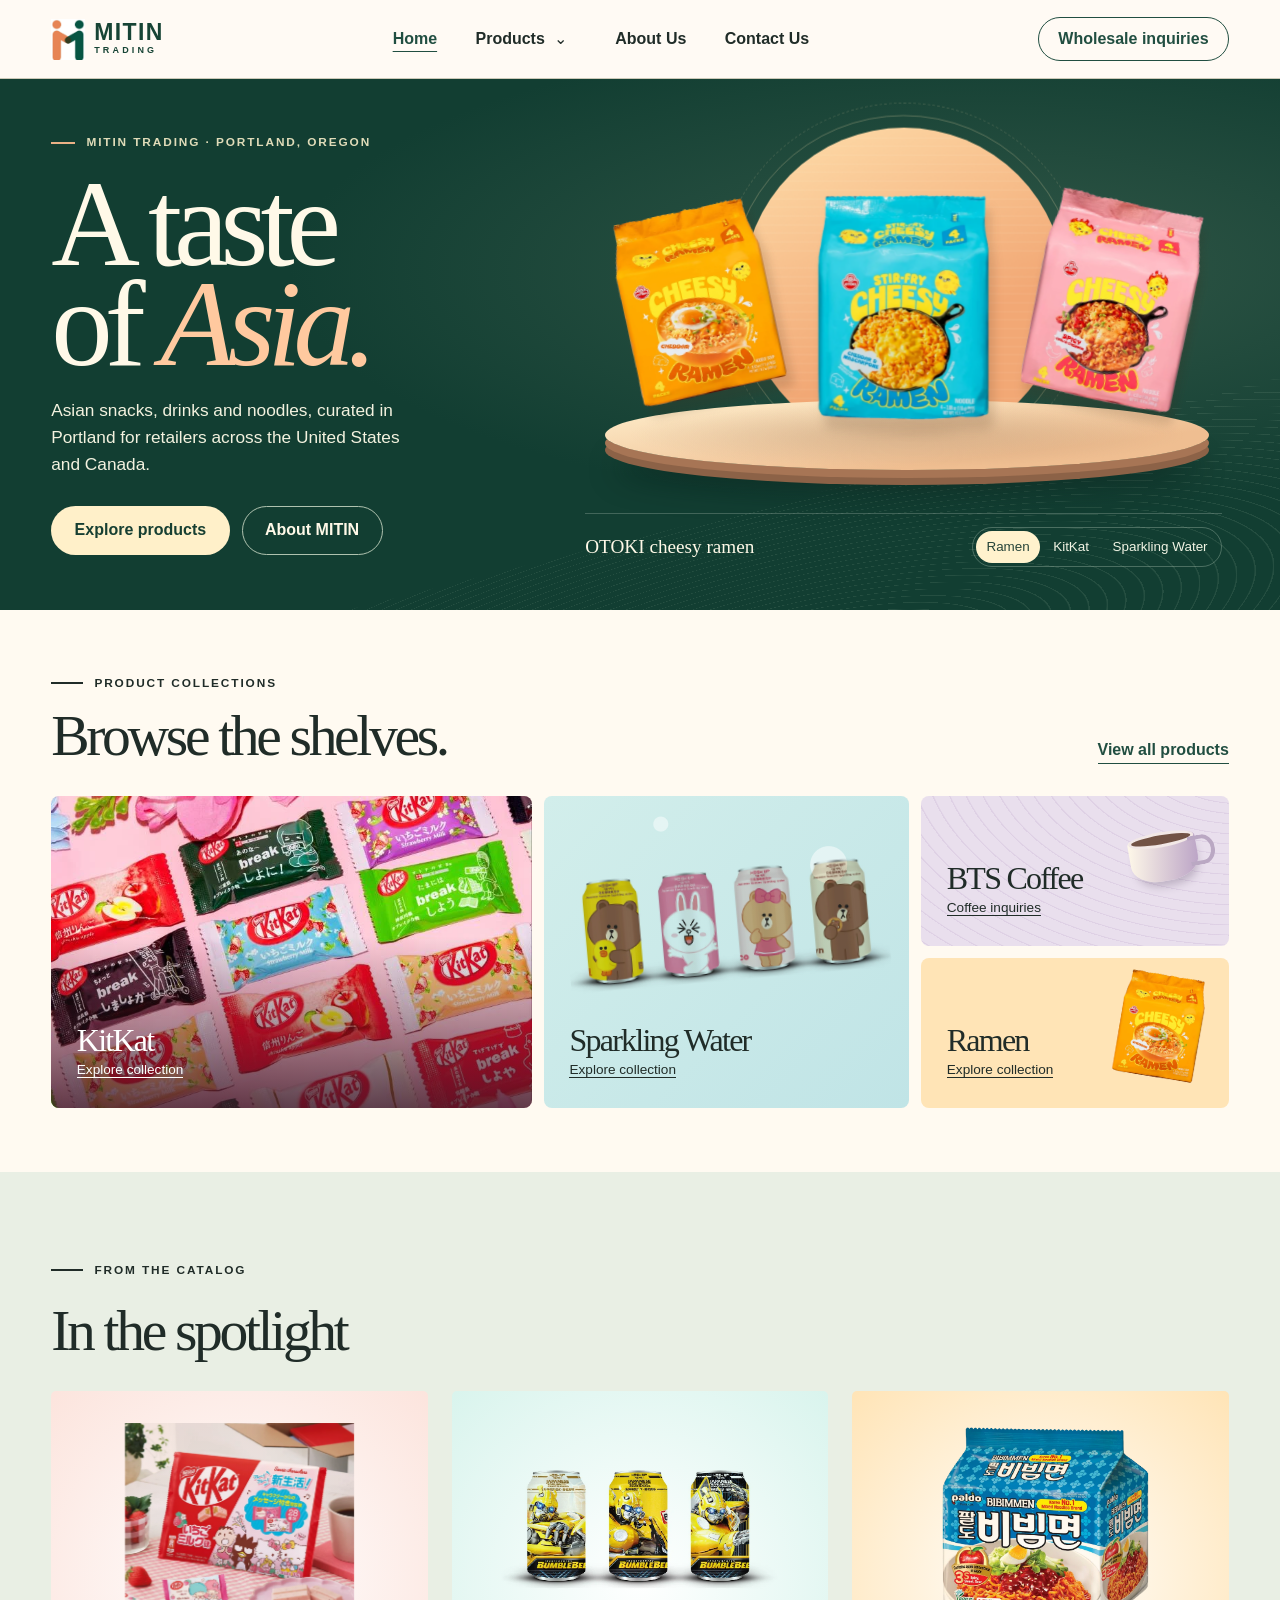
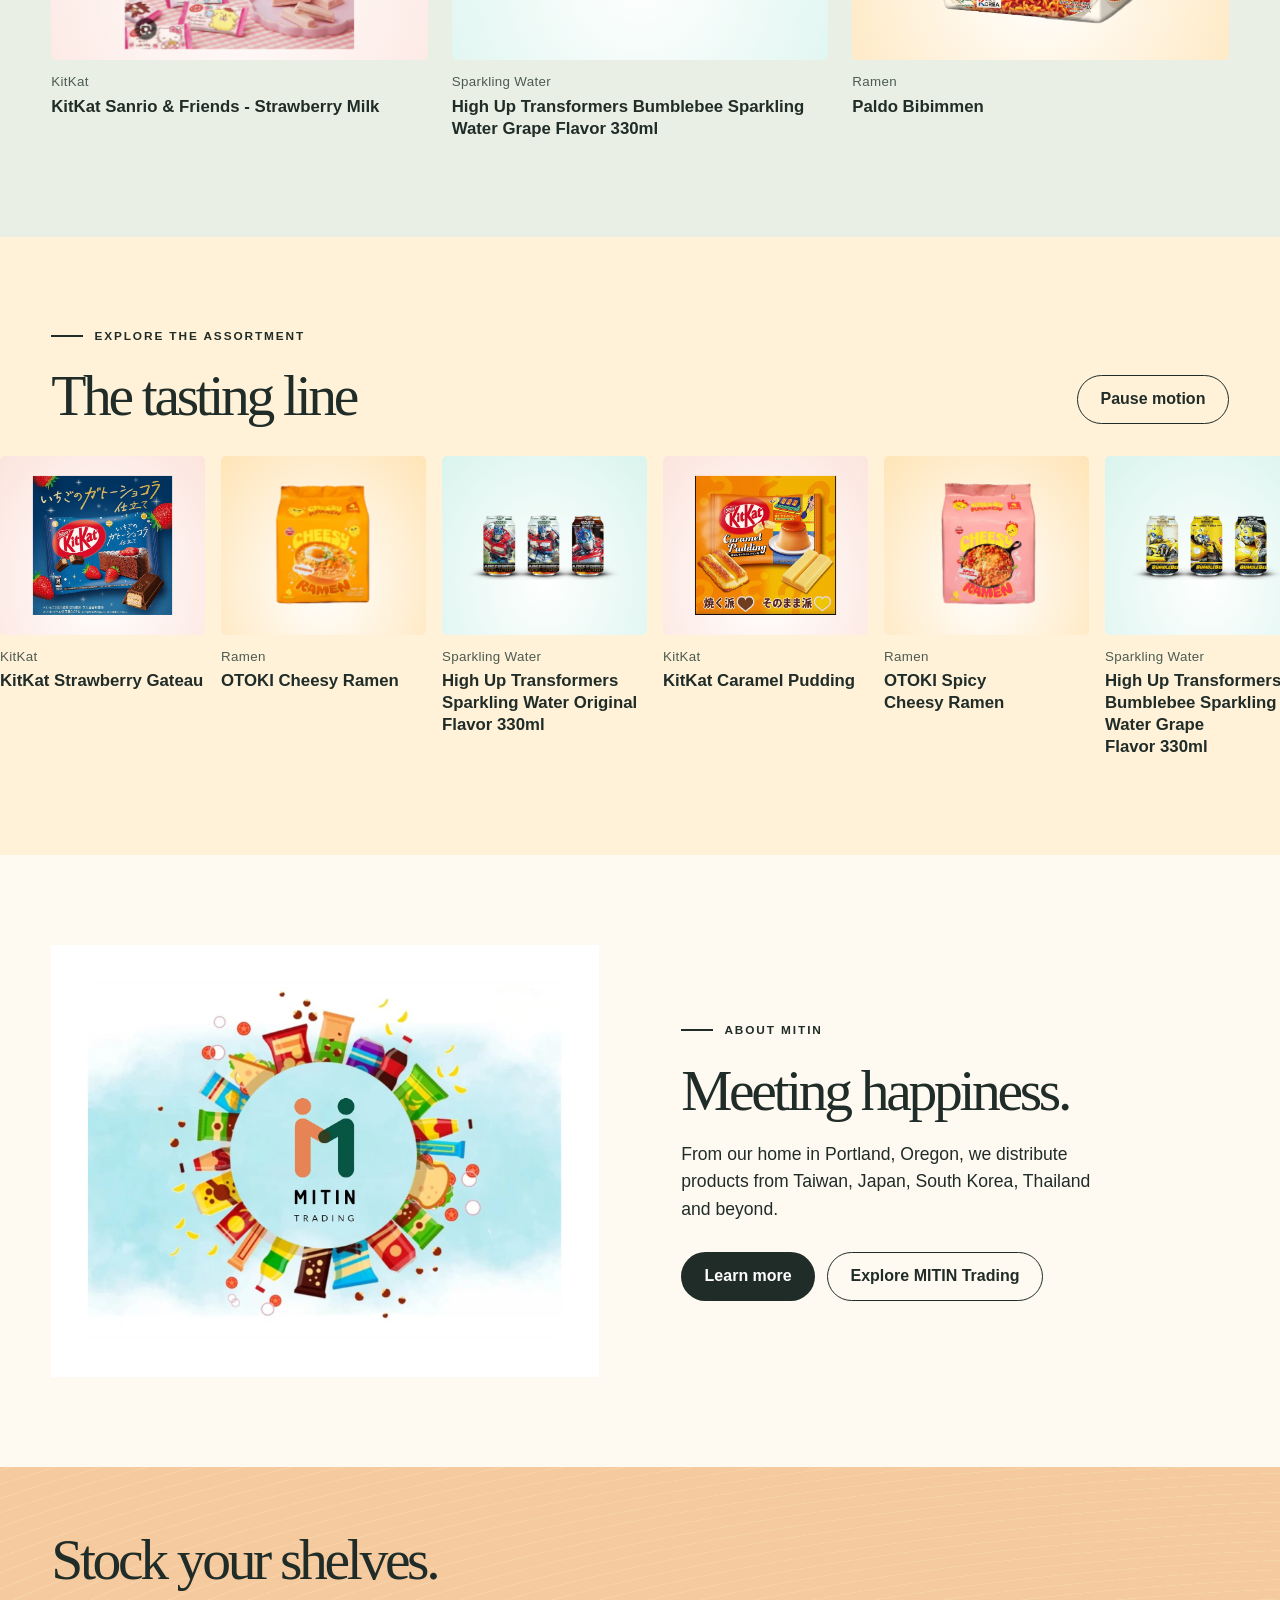
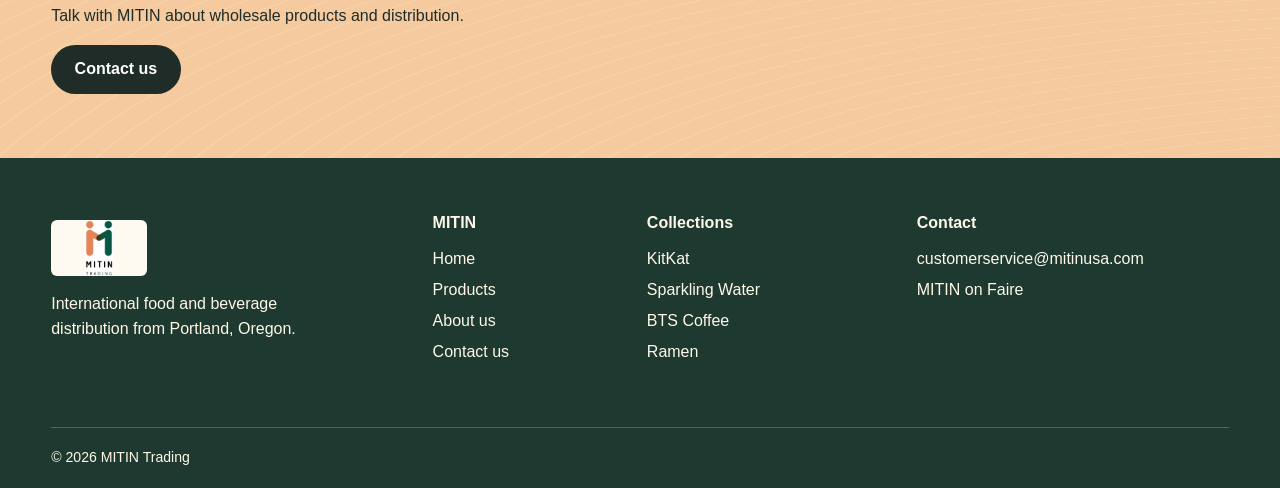
<file: public/index.html>
<!doctype html>
<html lang="en"><head><meta charset="utf-8"><meta name="viewport" content="width=device-width,initial-scale=1"><title>Home | MITIN USA</title><meta name="description" content="Discover Asian snacks, drinks and noodles distributed by MITIN Trading, based in Portland, Oregon."><meta property="og:title" content="Home | MITIN USA"><meta property="og:description" content="Discover Asian snacks, drinks and noodles distributed by MITIN Trading, based in Portland, Oregon."><meta property="og:type" content="website"><link rel="icon" href="assets/logo.webp" type="image/webp"><meta property="og:image" content="assets/company.webp"><script type="application/ld+json">{"@context":"https://schema.org","@type":"Organization","name":"MITIN Trading","email":"customerservice@mitinusa.com","address":{"@type":"PostalAddress","addressLocality":"Portland","addressRegion":"OR","addressCountry":"US"}}</script><link rel="stylesheet" href="site.css?v=529899c58c"><link rel="stylesheet" href="catalog-style.css?v=f2e2fc27bb"><link rel="stylesheet" href="home.css?v=8f0ef8cc5e"><script defer src="showcase.js?v=f570fa7265"></script><script defer src="company.js?v=a842d28420"></script><script defer src="catalog.js?v=8a28417783"></script><script defer src="app.js?v=672c43d06d"></script></head><body data-page="index"><a class="skip" href="#main">Skip to content</a><header></header><main id="main" tabindex="-1"><h1>Home</h1><p>Discover Asian snacks, drinks and noodles distributed by MITIN Trading, based in Portland, Oregon.</p></main><footer></footer><dialog aria-labelledby="dialog-title"><button class="close" aria-label="Close dialog">×</button><div id="panel"></div></dialog></body></html>
</file>
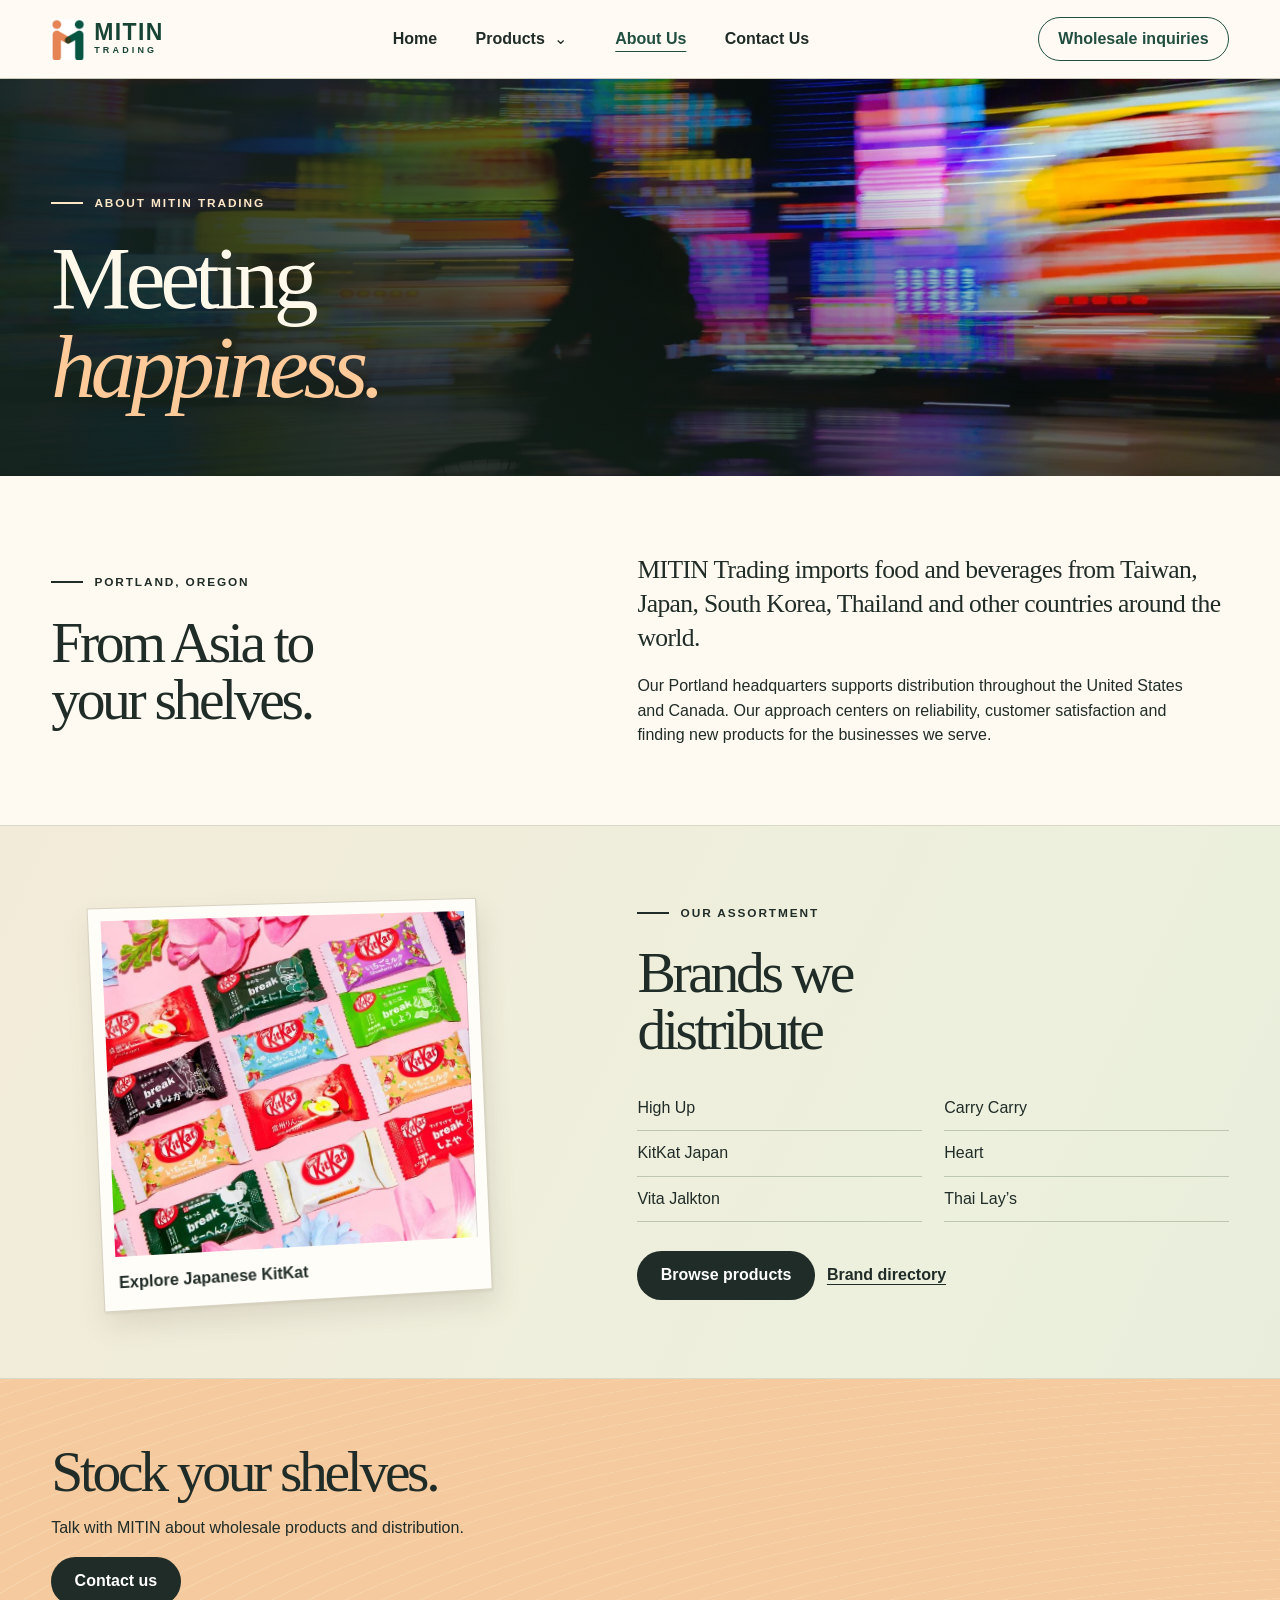
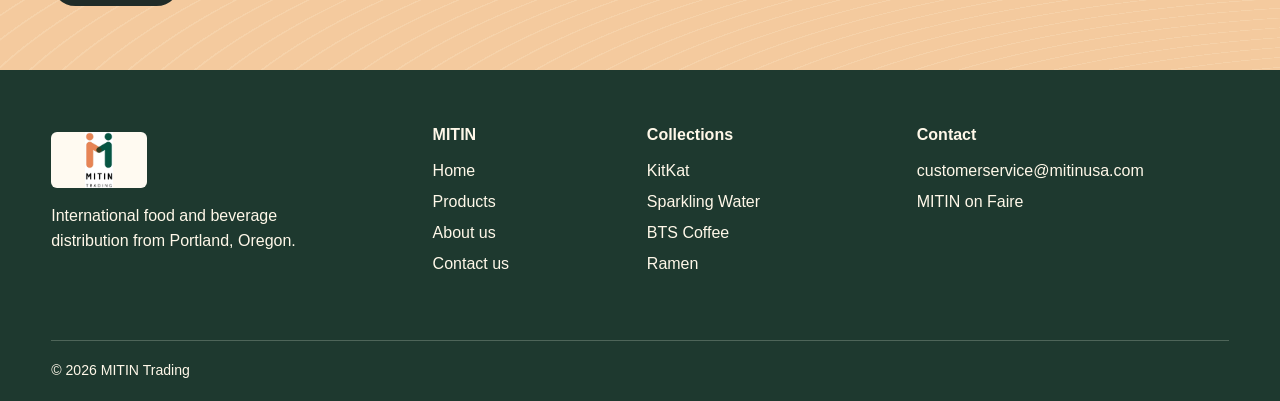
<file: public/about.html>
<!doctype html>
<html lang="en"><head><meta charset="utf-8"><meta name="viewport" content="width=device-width,initial-scale=1"><title>About Us | MITIN USA</title><meta name="description" content="Learn about MITIN Trading and its distribution business in the United States and Canada."><meta property="og:title" content="About Us | MITIN USA"><meta property="og:description" content="Learn about MITIN Trading and its distribution business in the United States and Canada."><meta property="og:type" content="website"><link rel="icon" href="assets/logo.webp" type="image/webp"><meta property="og:image" content="assets/company.webp"><script type="application/ld+json">{"@context":"https://schema.org","@type":"Organization","name":"MITIN Trading","email":"customerservice@mitinusa.com","address":{"@type":"PostalAddress","addressLocality":"Portland","addressRegion":"OR","addressCountry":"US"}}</script><link rel="stylesheet" href="site.css?v=529899c58c"><link rel="stylesheet" href="catalog-style.css?v=f2e2fc27bb"><link rel="stylesheet" href="editorial.css?v=e08983c68d"><script defer src="company.js?v=a842d28420"></script><script defer src="catalog.js?v=8a28417783"></script><script defer src="app.js?v=672c43d06d"></script></head><body data-page="about"><a class="skip" href="#main">Skip to content</a><header></header><main id="main" tabindex="-1"><h1>About Us</h1><p>Learn about MITIN Trading and its distribution business in the United States and Canada.</p></main><footer></footer><dialog aria-labelledby="dialog-title"><button class="close" aria-label="Close dialog">×</button><div id="panel"></div></dialog></body></html>
</file>
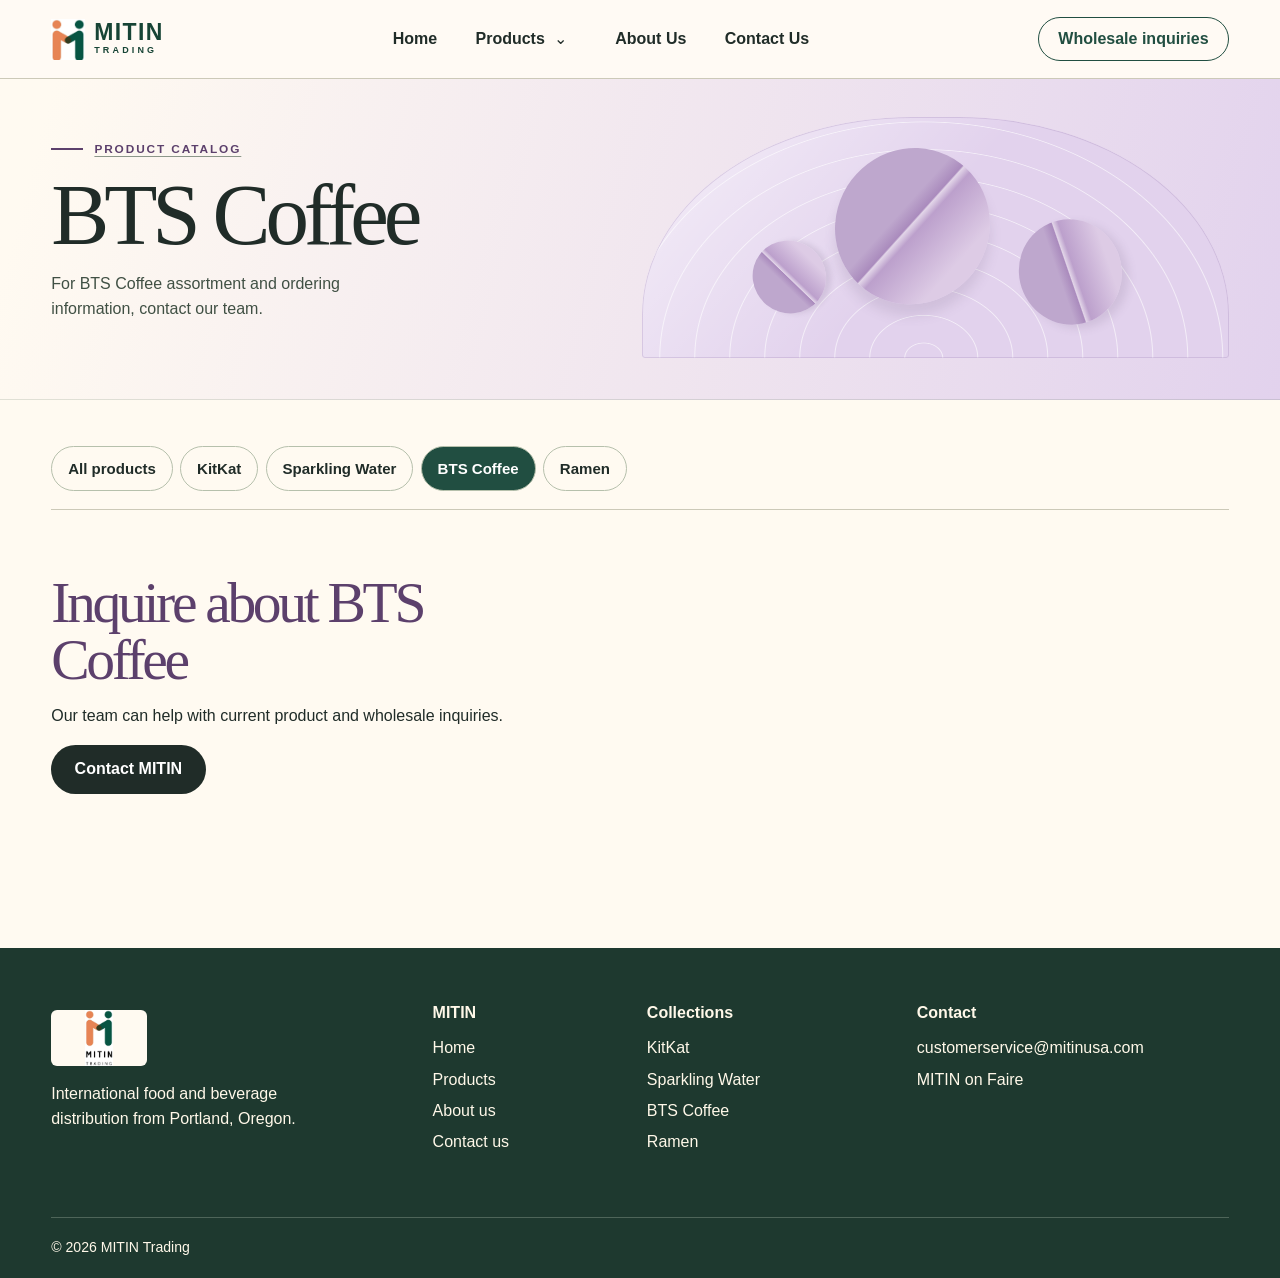
<file: public/coffee.html>
<!doctype html>
<html lang="en"><head><meta charset="utf-8"><meta name="viewport" content="width=device-width,initial-scale=1"><title>BTS Coffee | MITIN USA</title><meta name="description" content="Contact MITIN Trading about the BTS Coffee collection."><meta property="og:title" content="BTS Coffee | MITIN USA"><meta property="og:description" content="Contact MITIN Trading about the BTS Coffee collection."><meta property="og:type" content="website"><link rel="icon" href="assets/logo.webp" type="image/webp"><meta property="og:image" content="assets/company.webp"><script type="application/ld+json">{"@context":"https://schema.org","@type":"Organization","name":"MITIN Trading","email":"customerservice@mitinusa.com","address":{"@type":"PostalAddress","addressLocality":"Portland","addressRegion":"OR","addressCountry":"US"}}</script><link rel="stylesheet" href="site.css?v=529899c58c"><link rel="stylesheet" href="catalog-style.css?v=f2e2fc27bb"><script defer src="company.js?v=a842d28420"></script><script defer src="catalog.js?v=8a28417783"></script><script defer src="app.js?v=672c43d06d"></script></head><body data-page="coffee"><a class="skip" href="#main">Skip to content</a><header></header><main id="main" tabindex="-1"><h1>BTS Coffee</h1><p>Contact MITIN Trading about the BTS Coffee collection.</p></main><footer></footer><dialog aria-labelledby="dialog-title"><button class="close" aria-label="Close dialog">×</button><div id="panel"></div></dialog></body></html>
</file>
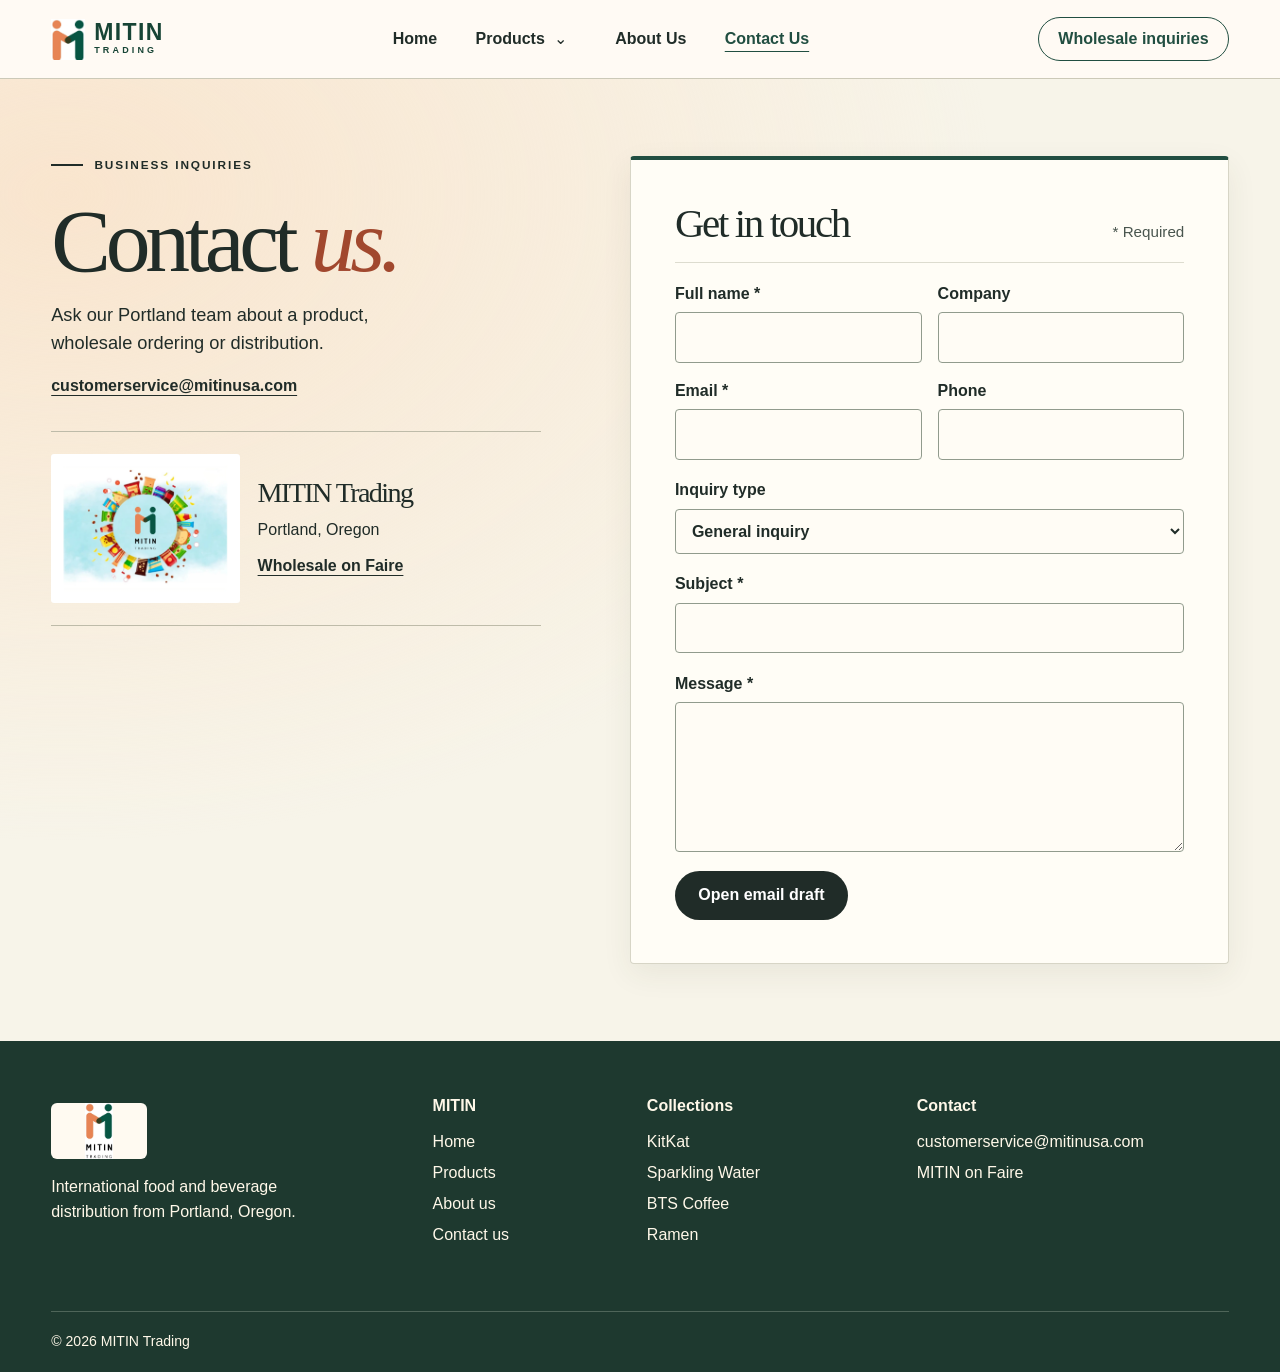
<file: public/contact.html>
<!doctype html>
<html lang="en"><head><meta charset="utf-8"><meta name="viewport" content="width=device-width,initial-scale=1"><title>Contact Us | MITIN USA</title><meta name="description" content="Contact MITIN for product, wholesale and distribution inquiries."><meta property="og:title" content="Contact Us | MITIN USA"><meta property="og:description" content="Contact MITIN for product, wholesale and distribution inquiries."><meta property="og:type" content="website"><link rel="icon" href="assets/logo.webp" type="image/webp"><meta property="og:image" content="assets/company.webp"><script type="application/ld+json">{"@context":"https://schema.org","@type":"Organization","name":"MITIN Trading","email":"customerservice@mitinusa.com","address":{"@type":"PostalAddress","addressLocality":"Portland","addressRegion":"OR","addressCountry":"US"}}</script><link rel="stylesheet" href="site.css?v=529899c58c"><link rel="stylesheet" href="catalog-style.css?v=f2e2fc27bb"><link rel="stylesheet" href="editorial.css?v=e08983c68d"><script defer src="company.js?v=a842d28420"></script><script defer src="catalog.js?v=8a28417783"></script><script defer src="app.js?v=672c43d06d"></script></head><body data-page="contact"><a class="skip" href="#main">Skip to content</a><header></header><main id="main" tabindex="-1"><h1>Contact Us</h1><p>Contact MITIN for product, wholesale and distribution inquiries.</p></main><footer></footer><dialog aria-labelledby="dialog-title"><button class="close" aria-label="Close dialog">×</button><div id="panel"></div></dialog></body></html>
</file>
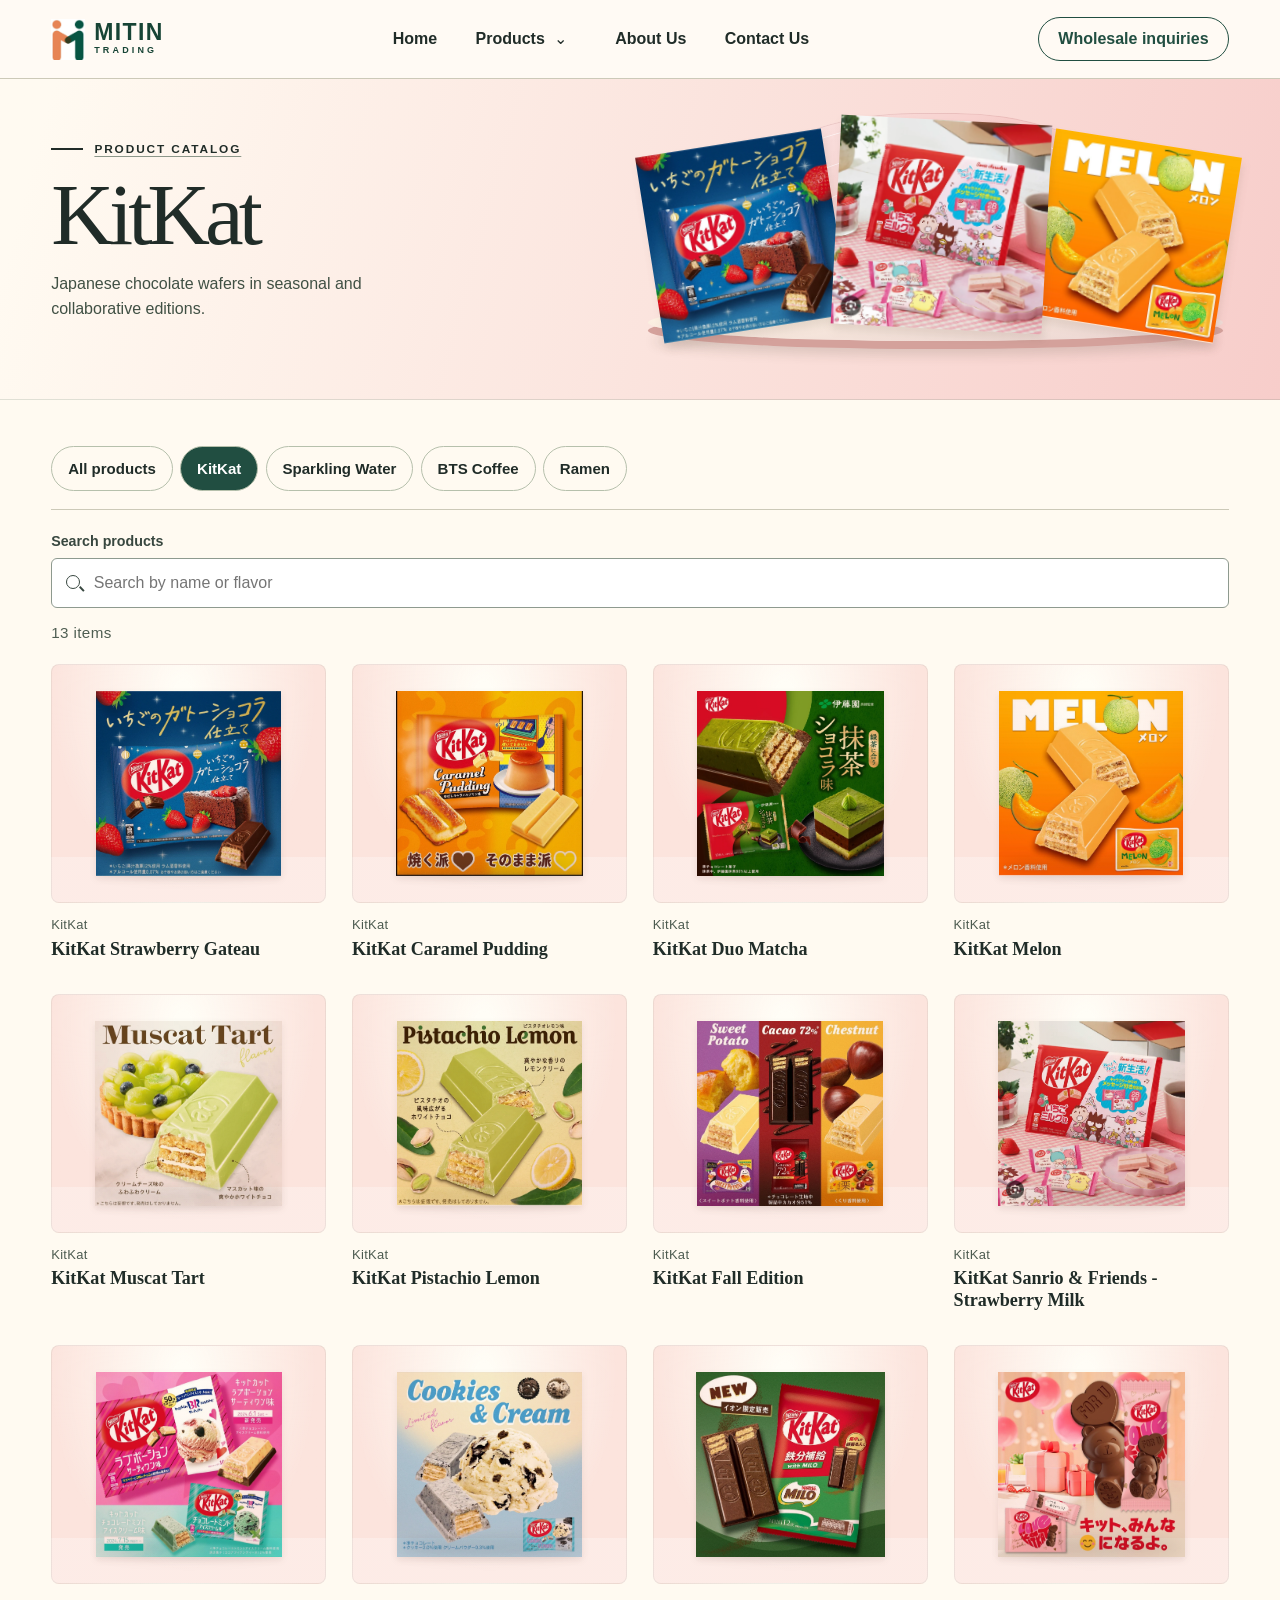
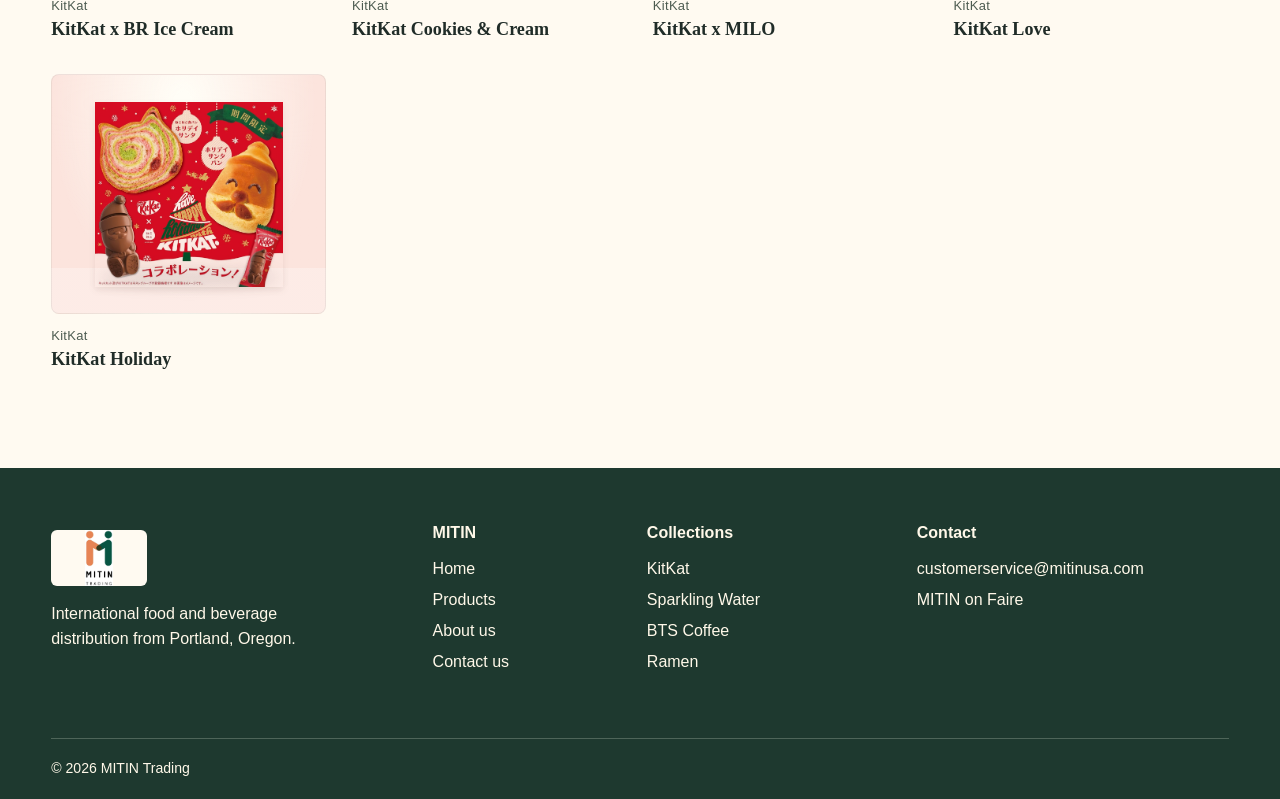
<file: public/kitkat.html>
<!doctype html>
<html lang="en"><head><meta charset="utf-8"><meta name="viewport" content="width=device-width,initial-scale=1"><title>KitKat | MITIN USA</title><meta name="description" content="Discover Japanese KitKat varieties in the MITIN collection."><meta property="og:title" content="KitKat | MITIN USA"><meta property="og:description" content="Discover Japanese KitKat varieties in the MITIN collection."><meta property="og:type" content="website"><link rel="icon" href="assets/logo.webp" type="image/webp"><meta property="og:image" content="assets/company.webp"><script type="application/ld+json">{"@context":"https://schema.org","@type":"Organization","name":"MITIN Trading","email":"customerservice@mitinusa.com","address":{"@type":"PostalAddress","addressLocality":"Portland","addressRegion":"OR","addressCountry":"US"}}</script><link rel="stylesheet" href="site.css?v=529899c58c"><link rel="stylesheet" href="catalog-style.css?v=f2e2fc27bb"><script defer src="company.js?v=a842d28420"></script><script defer src="catalog.js?v=8a28417783"></script><script defer src="app.js?v=672c43d06d"></script></head><body data-page="kitkat"><a class="skip" href="#main">Skip to content</a><header></header><main id="main" tabindex="-1"><h1>KitKat</h1><p>Discover Japanese KitKat varieties in the MITIN collection.</p></main><footer></footer><dialog aria-labelledby="dialog-title"><button class="close" aria-label="Close dialog">×</button><div id="panel"></div></dialog></body></html>
</file>
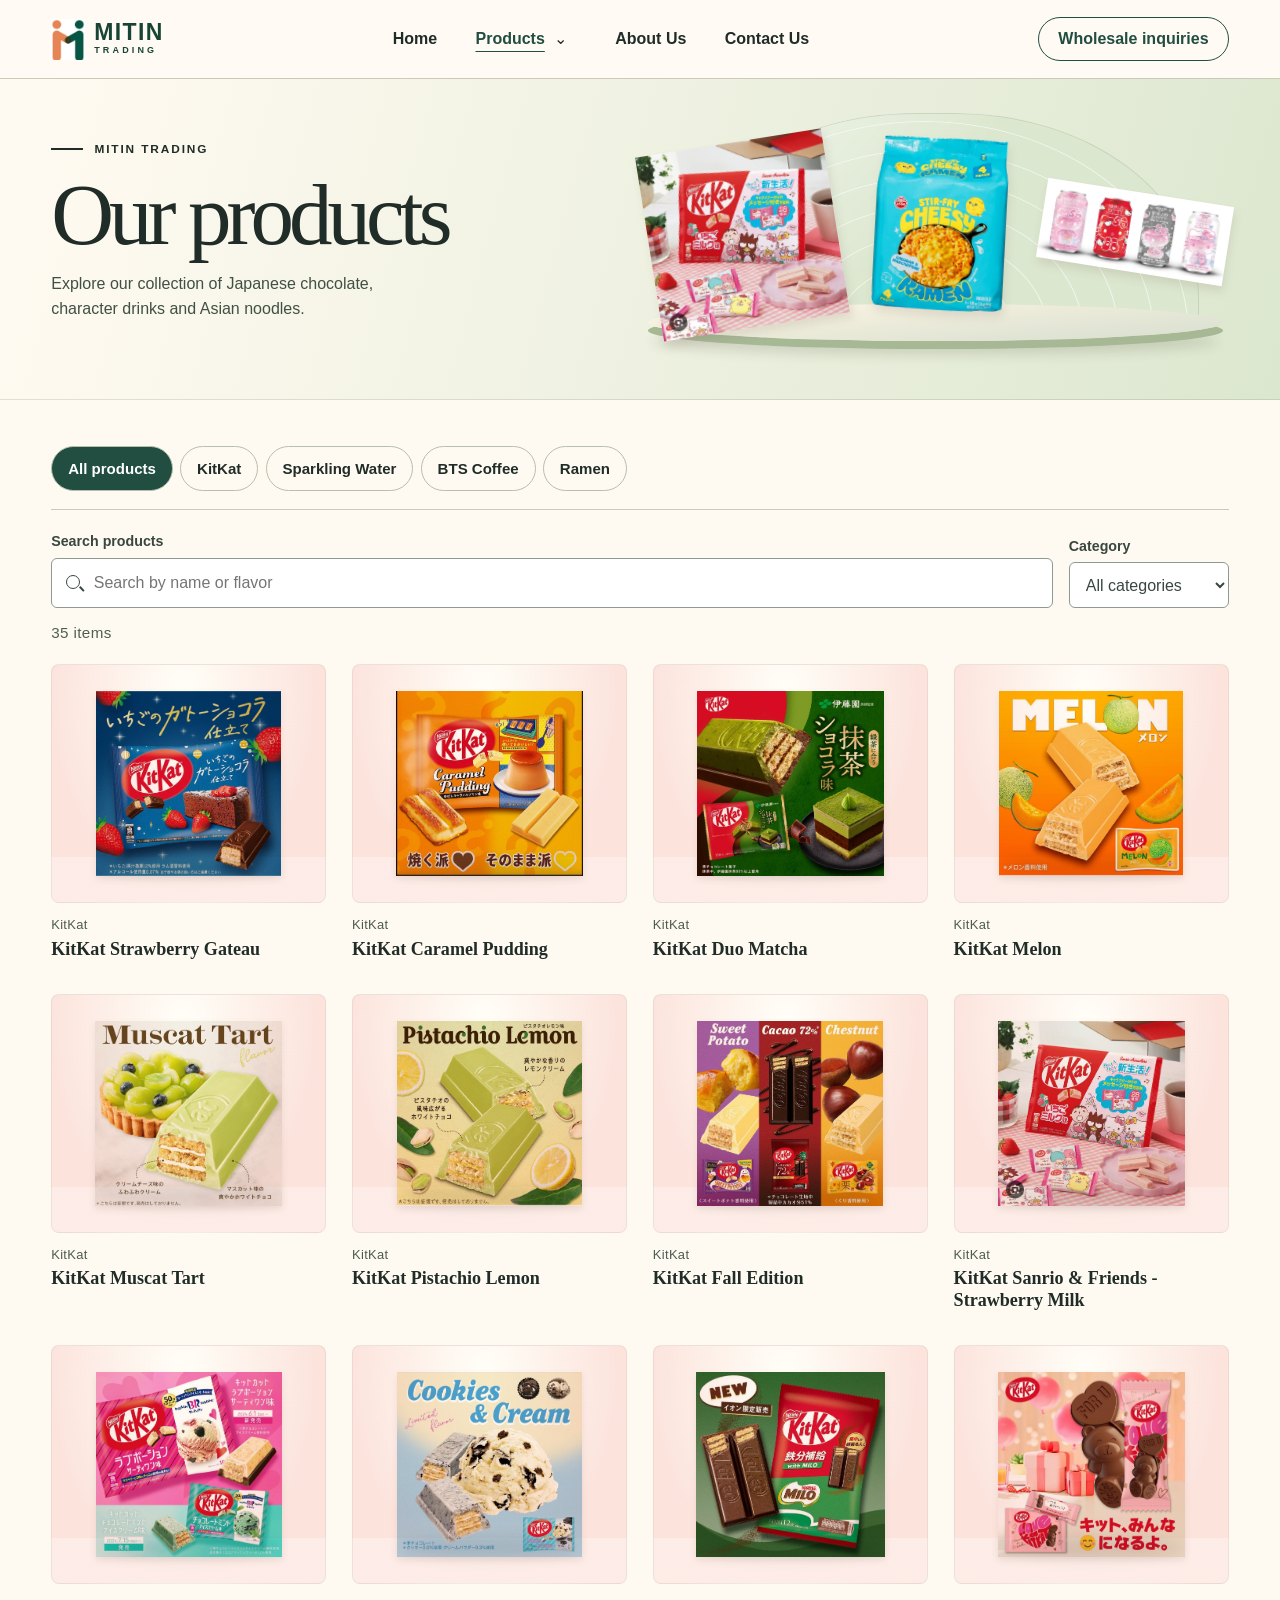
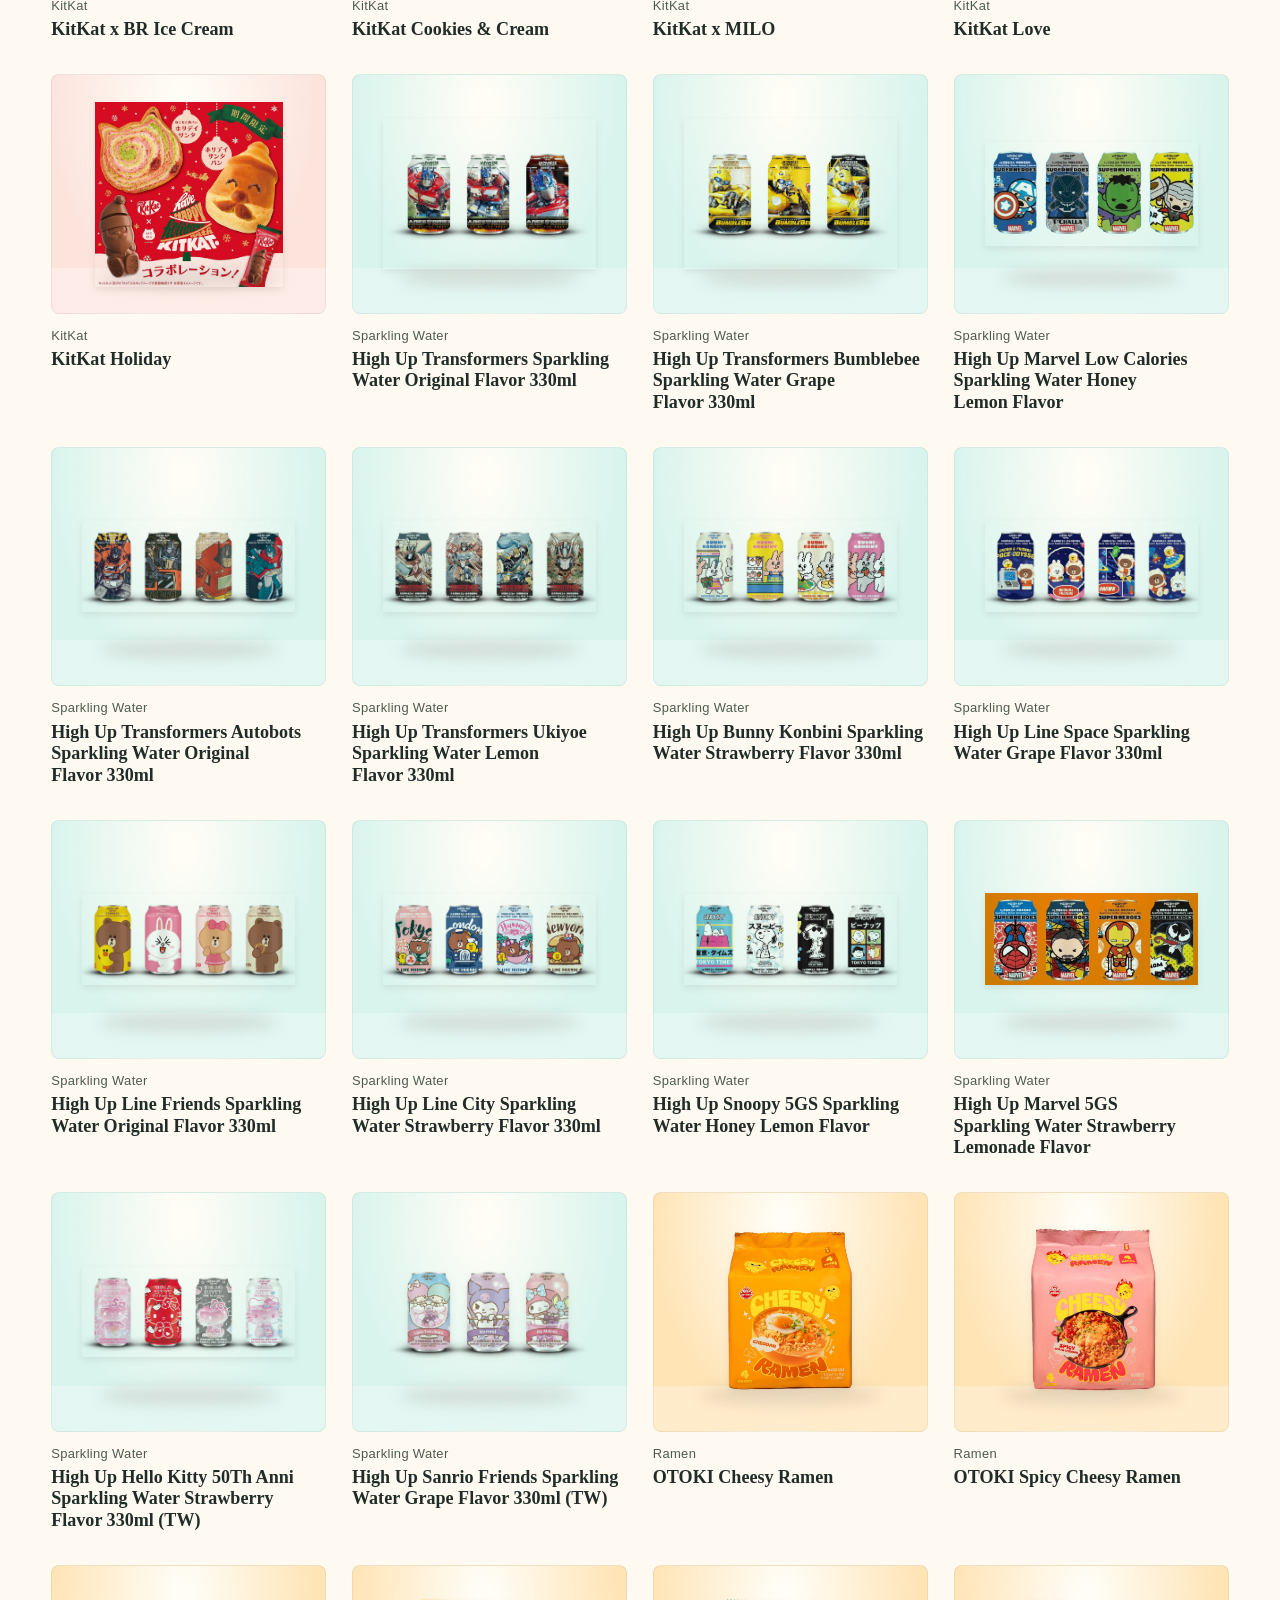
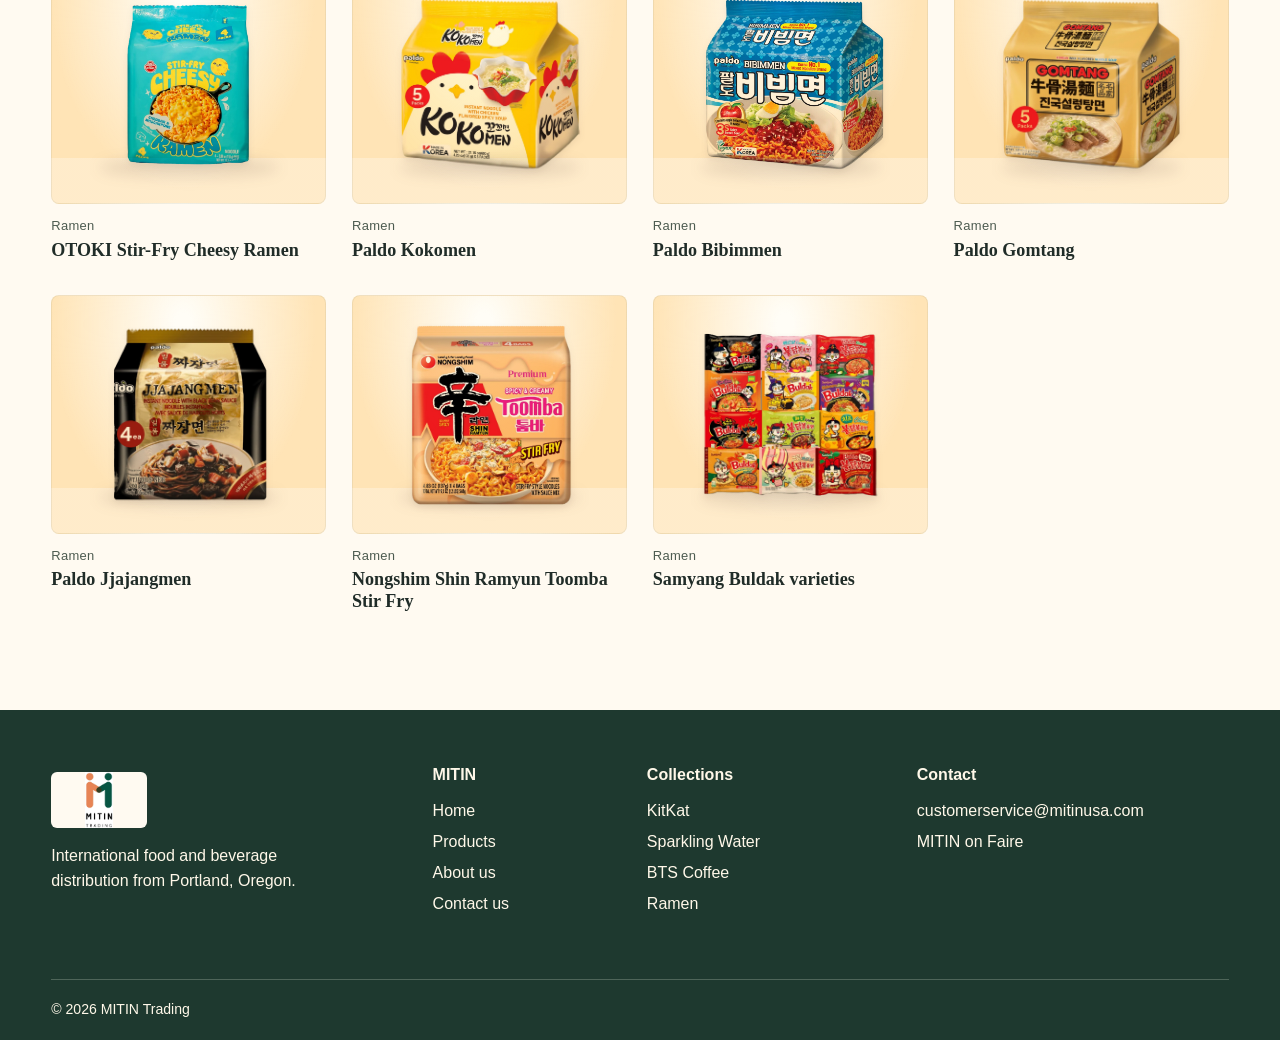
<file: public/products.html>
<!doctype html>
<html lang="en"><head><meta charset="utf-8"><meta name="viewport" content="width=device-width,initial-scale=1"><title>Products | MITIN USA</title><meta name="description" content="Explore the MITIN catalog by product name, flavor and category."><meta property="og:title" content="Products | MITIN USA"><meta property="og:description" content="Explore the MITIN catalog by product name, flavor and category."><meta property="og:type" content="website"><link rel="icon" href="assets/logo.webp" type="image/webp"><meta property="og:image" content="assets/company.webp"><script type="application/ld+json">{"@context":"https://schema.org","@type":"Organization","name":"MITIN Trading","email":"customerservice@mitinusa.com","address":{"@type":"PostalAddress","addressLocality":"Portland","addressRegion":"OR","addressCountry":"US"}}</script><link rel="stylesheet" href="site.css?v=529899c58c"><link rel="stylesheet" href="catalog-style.css?v=f2e2fc27bb"><script defer src="company.js?v=a842d28420"></script><script defer src="catalog.js?v=8a28417783"></script><script defer src="app.js?v=672c43d06d"></script></head><body data-page="products"><a class="skip" href="#main">Skip to content</a><header></header><main id="main" tabindex="-1"><h1>Products</h1><p>Explore the MITIN catalog by product name, flavor and category.</p></main><footer></footer><dialog aria-labelledby="dialog-title"><button class="close" aria-label="Close dialog">×</button><div id="panel"></div></dialog></body></html>
</file>
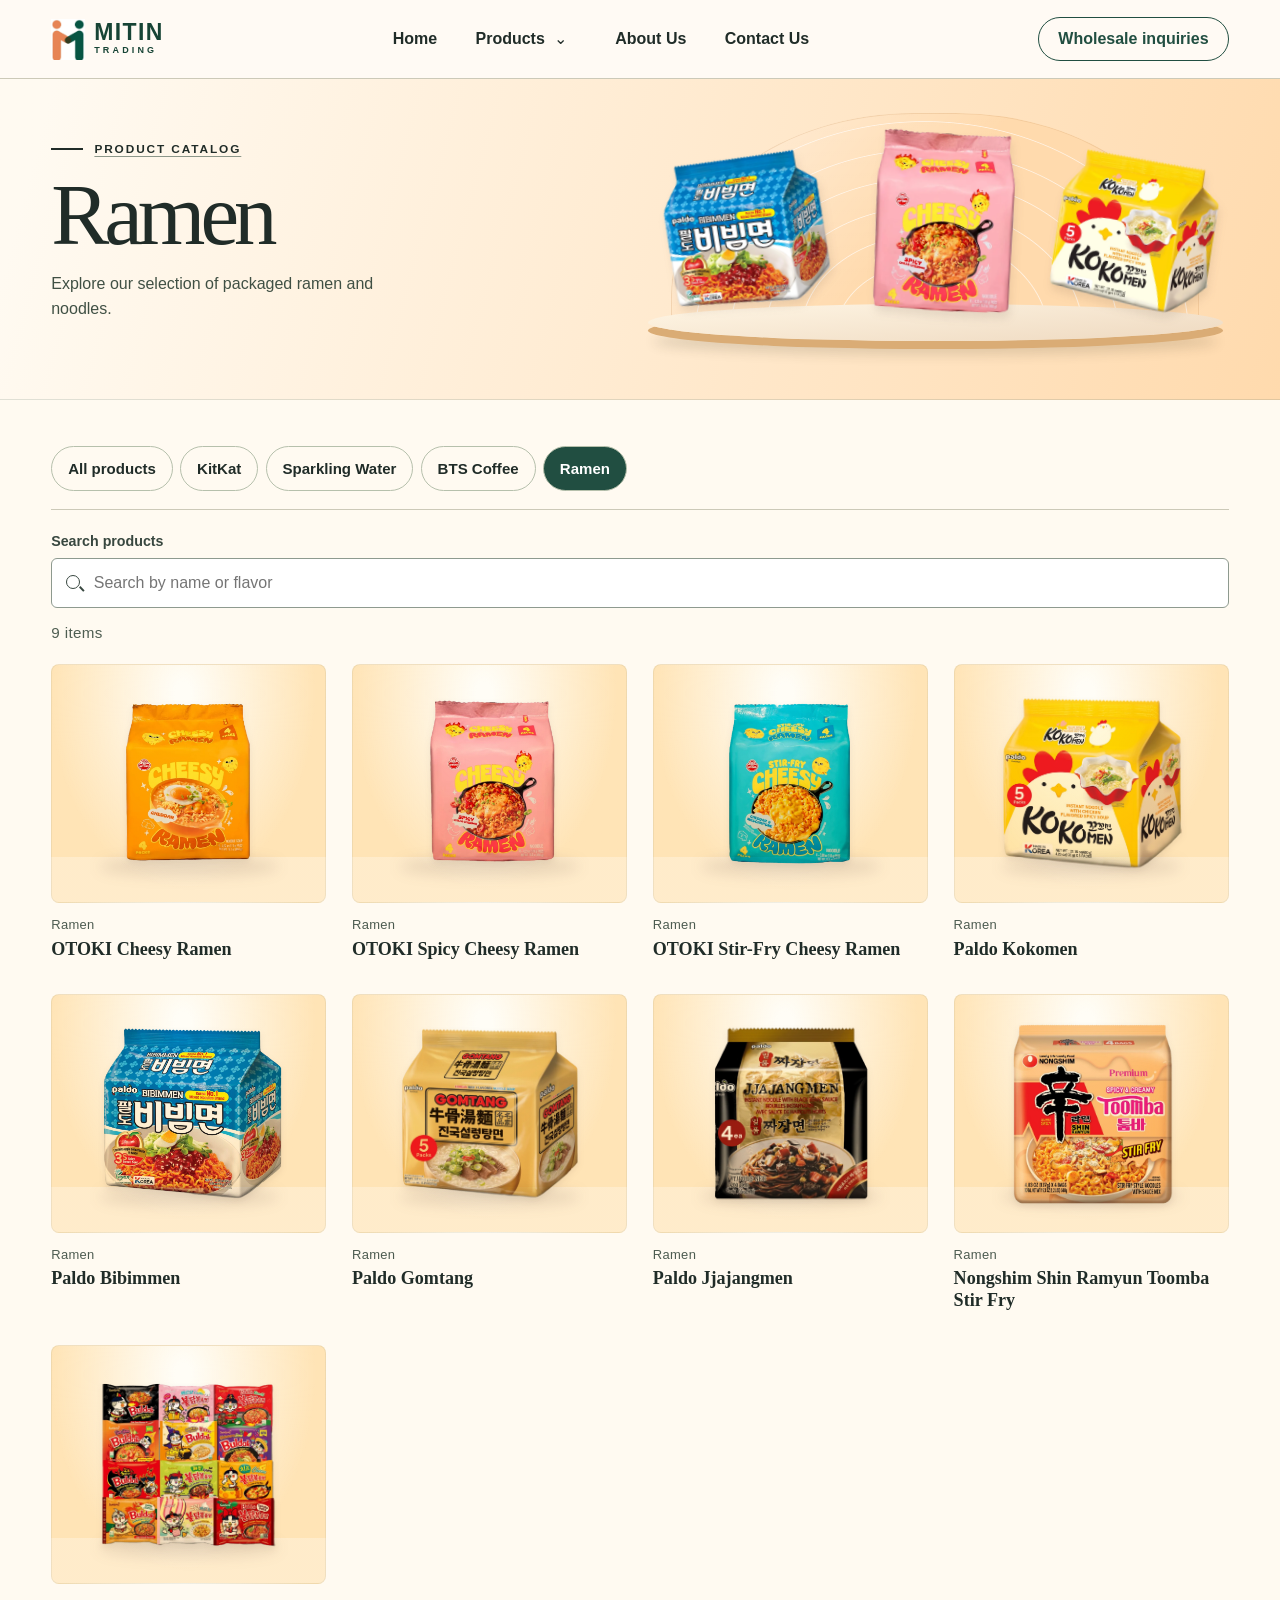
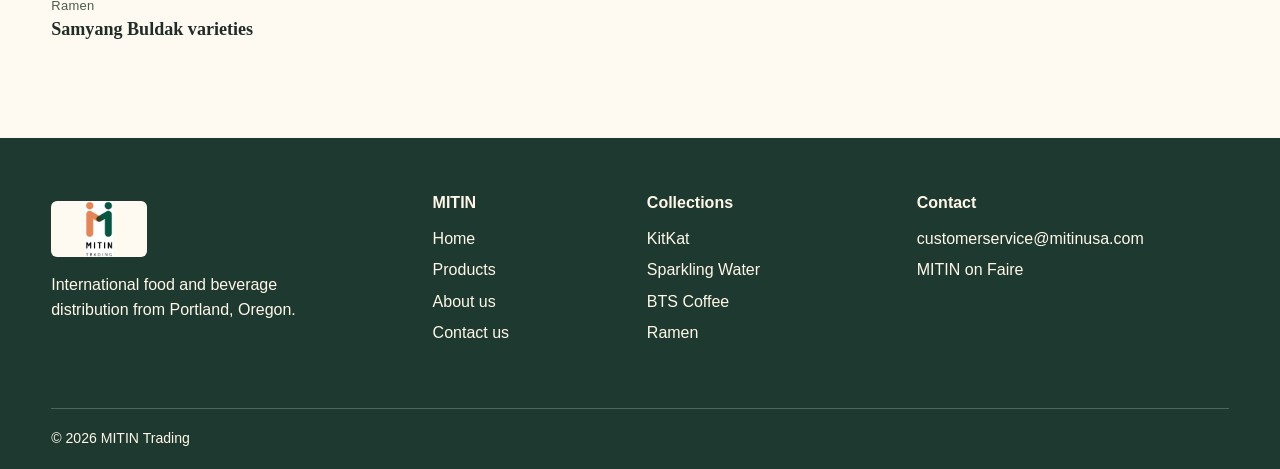
<file: public/ramen.html>
<!doctype html>
<html lang="en"><head><meta charset="utf-8"><meta name="viewport" content="width=device-width,initial-scale=1"><title>Ramen | MITIN USA</title><meta name="description" content="Explore the original ramen and noodle assortment from MITIN."><meta property="og:title" content="Ramen | MITIN USA"><meta property="og:description" content="Explore the original ramen and noodle assortment from MITIN."><meta property="og:type" content="website"><link rel="icon" href="assets/logo.webp" type="image/webp"><meta property="og:image" content="assets/company.webp"><script type="application/ld+json">{"@context":"https://schema.org","@type":"Organization","name":"MITIN Trading","email":"customerservice@mitinusa.com","address":{"@type":"PostalAddress","addressLocality":"Portland","addressRegion":"OR","addressCountry":"US"}}</script><link rel="stylesheet" href="site.css?v=529899c58c"><link rel="stylesheet" href="catalog-style.css?v=f2e2fc27bb"><script defer src="company.js?v=a842d28420"></script><script defer src="catalog.js?v=8a28417783"></script><script defer src="app.js?v=672c43d06d"></script></head><body data-page="ramen"><a class="skip" href="#main">Skip to content</a><header></header><main id="main" tabindex="-1"><h1>Ramen</h1><p>Explore the original ramen and noodle assortment from MITIN.</p></main><footer></footer><dialog aria-labelledby="dialog-title"><button class="close" aria-label="Close dialog">×</button><div id="panel"></div></dialog></body></html>
</file>
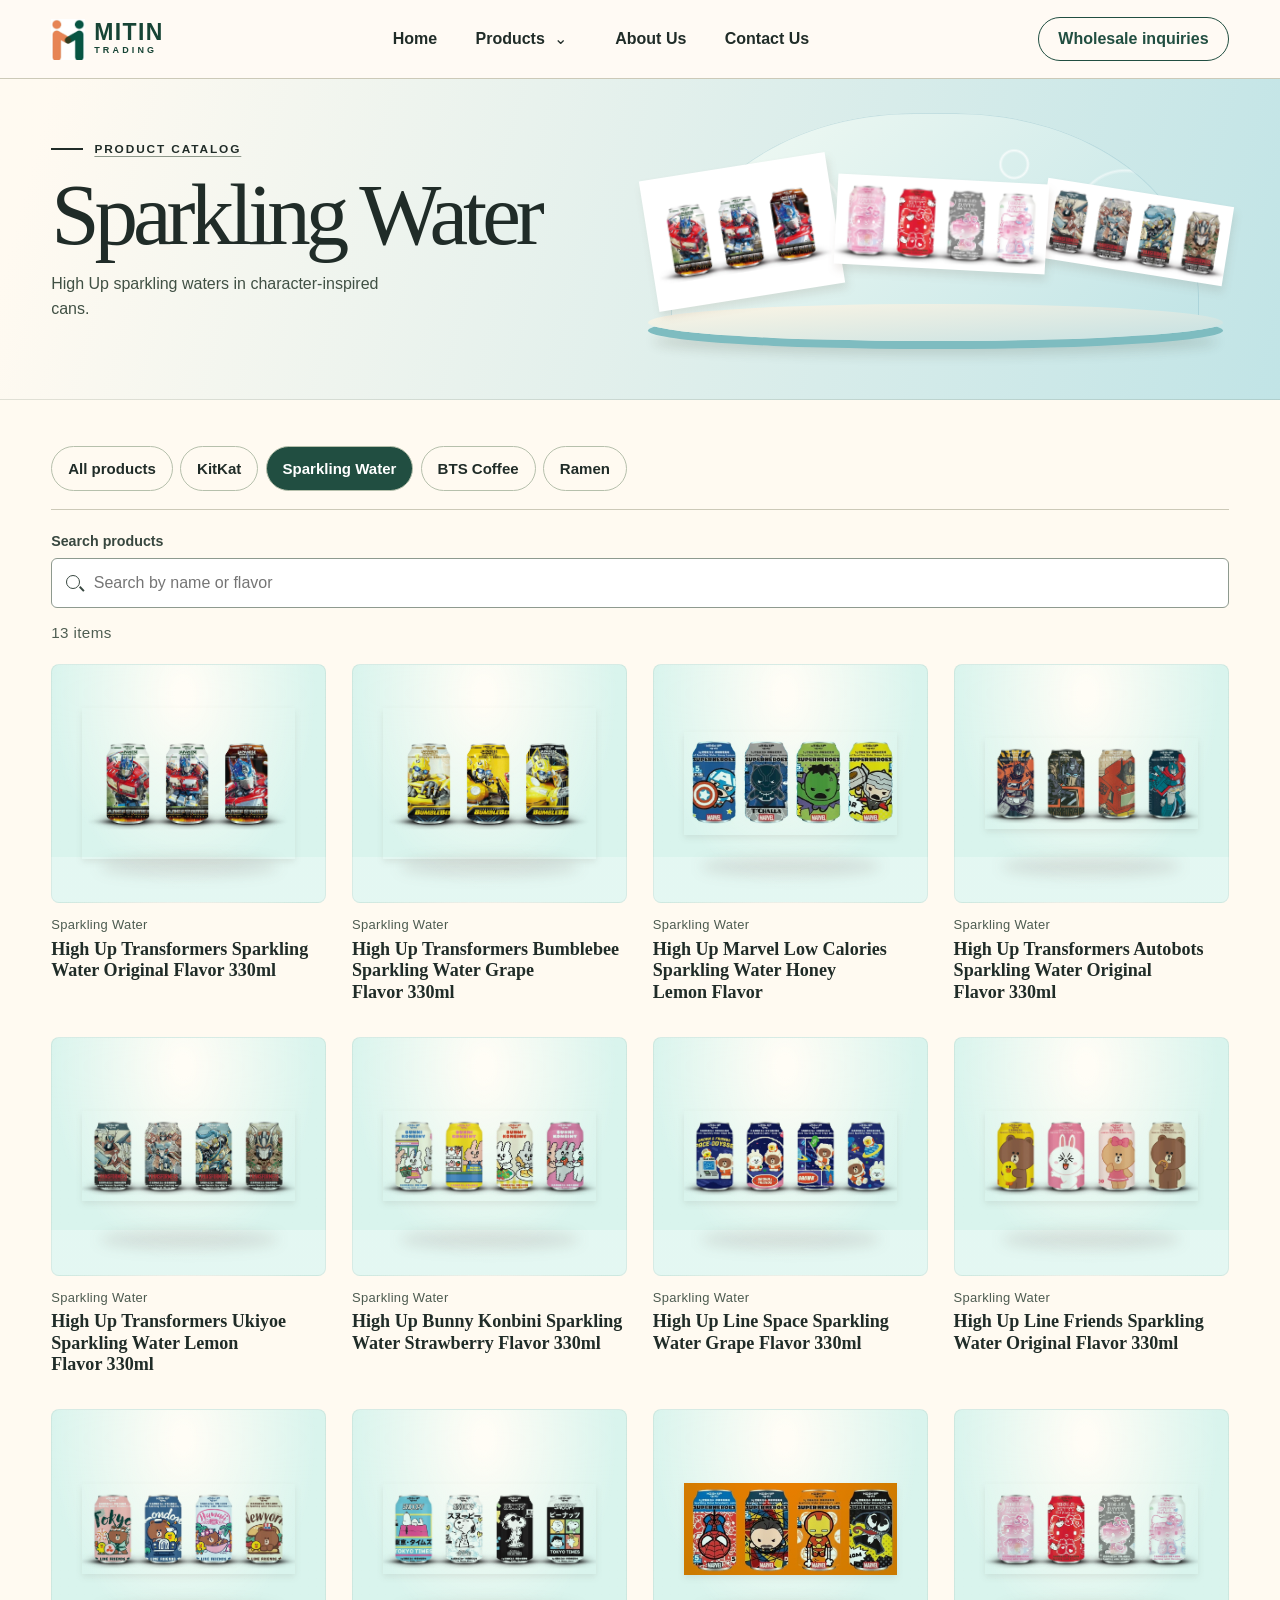
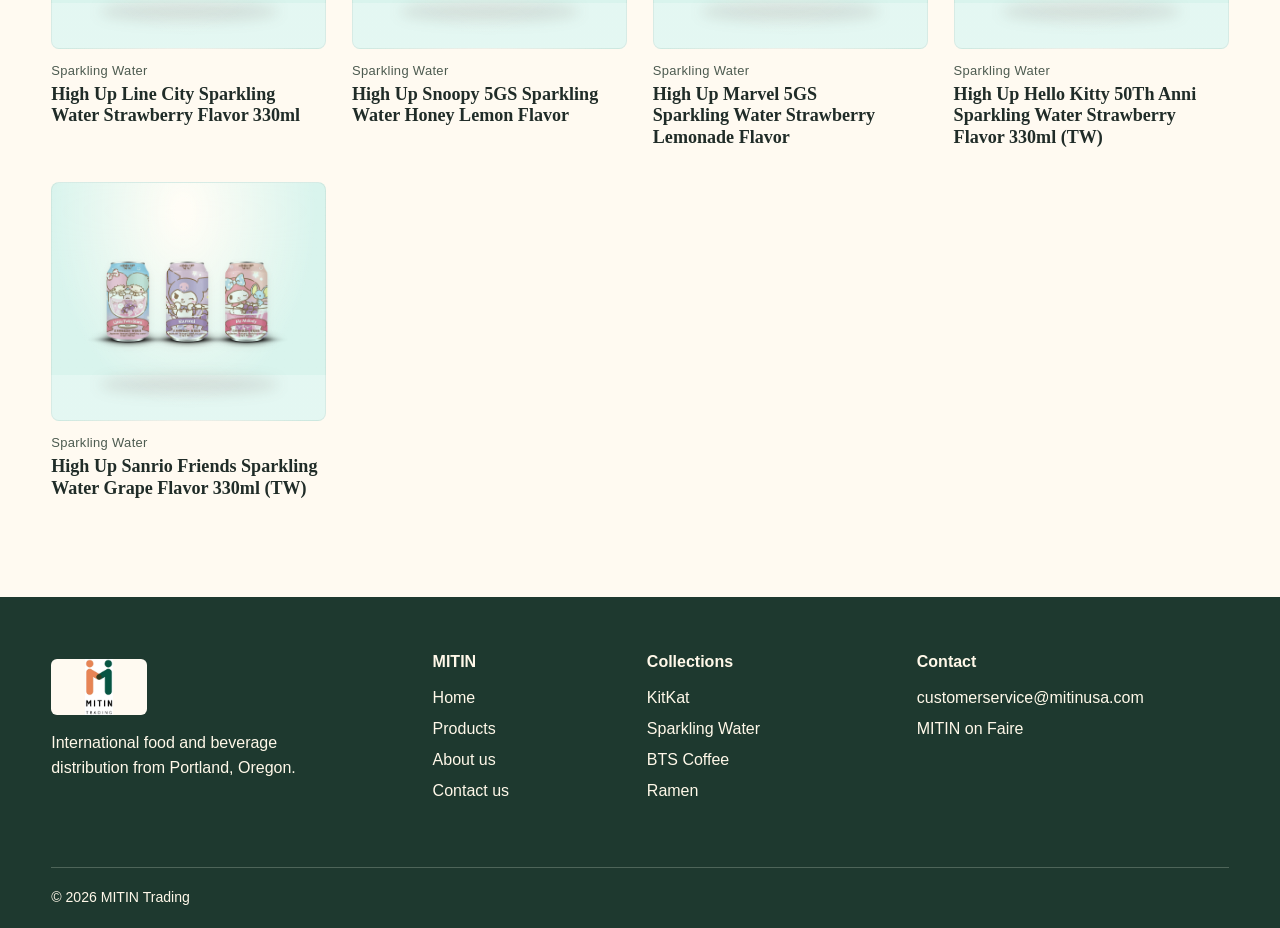
<file: public/water.html>
<!doctype html>
<html lang="en"><head><meta charset="utf-8"><meta name="viewport" content="width=device-width,initial-scale=1"><title>Sparkling Water | MITIN USA</title><meta name="description" content="Browse High Up sparkling waters by flavor and can design."><meta property="og:title" content="Sparkling Water | MITIN USA"><meta property="og:description" content="Browse High Up sparkling waters by flavor and can design."><meta property="og:type" content="website"><link rel="icon" href="assets/logo.webp" type="image/webp"><meta property="og:image" content="assets/company.webp"><script type="application/ld+json">{"@context":"https://schema.org","@type":"Organization","name":"MITIN Trading","email":"customerservice@mitinusa.com","address":{"@type":"PostalAddress","addressLocality":"Portland","addressRegion":"OR","addressCountry":"US"}}</script><link rel="stylesheet" href="site.css?v=529899c58c"><link rel="stylesheet" href="catalog-style.css?v=f2e2fc27bb"><script defer src="company.js?v=a842d28420"></script><script defer src="catalog.js?v=8a28417783"></script><script defer src="app.js?v=672c43d06d"></script></head><body data-page="water"><a class="skip" href="#main">Skip to content</a><header></header><main id="main" tabindex="-1"><h1>Sparkling Water</h1><p>Browse High Up sparkling waters by flavor and can design.</p></main><footer></footer><dialog aria-labelledby="dialog-title"><button class="close" aria-label="Close dialog">×</button><div id="panel"></div></dialog></body></html>
</file>
<file: public/site.css>
*{box-sizing:border-box}html{scroll-behavior:smooth;scroll-padding-top:84px}body{margin:0;color:var(--ink);background:var(--paper);font:16px/1.55 "Avenir Next",Avenir,Arial,sans-serif}h1,h2,h3,p,figure{margin:0}h1,h2,.display{font-family:Georgia,"Times New Roman",serif;font-weight:500;letter-spacing:-.058em;line-height:.99}h1{font-size:clamp(3.6rem,7vw,8rem)}h2{font-size:clamp(2.6rem,4.5vw,5rem)}h3{line-height:1.15}p{max-width:64ch}a{color:inherit;text-decoration:none}button,input,select,textarea{font:inherit;color:inherit}button{cursor:pointer}button:disabled{cursor:wait}img{display:block;max-width:100%}.wrap{width:min(92%,1480px);margin-inline:auto}.section{padding-block:clamp(3.5rem,7vw,7rem)}.kicker{font-weight:750;font-size:.74rem;letter-spacing:.16em;text-transform:uppercase;display:flex;align-items:center;gap:.7rem;margin-bottom:1.4rem}.kicker:before{content:'';width:2rem;height:2px;background:currentColor}.button{display:inline-flex;align-items:center;justify-content:center;min-height:48px;border:1px solid transparent;border-radius:100px;padding:.7rem 1.4rem;background:var(--ink);color:white;font-weight:650}.secondary{background:transparent;border-color:currentColor;color:var(--ink)}.actions{display:flex;gap:12px;align-items:center;flex-wrap:wrap;margin-top:1.8rem}.skip{position:fixed;top:-80px;left:1rem;z-index:20;background:white;padding:1rem}.skip:focus{top:1rem}:focus-visible{outline:3px solid #045b94;outline-offset:4px}
:root{--ink:#202c28;--green:#214e41;--paper:#fffaf1;--line:#ccc9b8;--accent:#d2673a}.kitkat{--wash:#fce4dd;--glow:#ec847a}.water{--wash:#d9f4ed;--glow:#66bbd1}.coffee{--wash:#e9e0f5;--glow:#ad89da}.ramen{--wash:#ffe4b6;--glow:#ec9851}::selection{background:#f4c098;color:#182a24}
header{position:sticky;top:0;background:#fffaf4f7;border-bottom:1px solid var(--line);z-index:8}.nav,nav,.navgroup{display:flex;align-items:center}.nav{height:78px;justify-content:space-between;gap:1rem}.brand{font-weight:850;letter-spacing:.07em;font-size:1.45rem}.brand img{width:96px;height:56px;object-fit:contain}.brand small{font-size:.55em}nav{gap:clamp(1rem,3vw,3.5rem)}nav a{padding:.6rem 0;font-weight:600}nav a:hover,nav [aria-current]{color:var(--green);text-decoration:underline;text-underline-offset:.45rem}.navgroup{position:relative}.toggle,.menu{background:none;border:0;min-height:44px}.toggle{width:32px}.menu{display:none}.trade{border:1px solid var(--green);border-radius:100px;padding:.55rem 1.2rem;color:var(--green);font-weight:650}#categories{position:absolute;top:100%;left:0;background:#fffdf8;min-width:185px;padding:10px 20px;box-shadow:0 10px 35px #24392725;border-radius:12px;visibility:hidden;opacity:0;transform:translateY(-5px);transition:.2s}#categories a{display:block}.toggle[aria-expanded=true]+#categories{visibility:visible;opacity:1;transform:none}
.hero{overflow:hidden;background:linear-gradient(110deg,#fff9e9,#fff0d7 52%,#f9dfc0);border-bottom:1px solid #dacbb4}.hero-grid{display:grid;grid-template-columns:1.04fr 1fr;align-items:center;min-height:clamp(510px,44vw,740px)}.intro{position:relative;z-index:2;padding-block:3rem}.intro h1{color:#203f33}.intro em{color:#a34727;font-weight:400}.intro p,.story p{margin-top:1.4rem;max-width:42ch;font-size:1.1rem}.scene{height:clamp(400px,35vw,600px);position:relative;isolation:isolate}.sun{position:absolute;inset:4% 8% 8%;border-radius:50% 50% 6% 6%;background:repeating-radial-gradient(ellipse at 50% 100%,transparent 0 24px,#ffffff35 25px 26px),linear-gradient(15deg,#ffdd94,#f69a64);transform:rotate(-5deg)}.plinth{position:absolute;bottom:14%;left:1%;width:99%;height:14%;border-radius:50%;background:linear-gradient(170deg,#ffefd8,#edbf93);box-shadow:0 12px 0 #dba777,0 27px 22px #713b201f}.pack{border:0;padding:0;background:transparent;position:absolute;bottom:21%;width:53%;height:65%;filter:drop-shadow(4px 12px 8px #42281435);transition:transform .3s,filter .3s}.pack img{width:100%;height:100%;object-fit:contain}.pack0{left:0;transform:rotate(-13deg)}.pack1{right:-2%;transform:rotate(12deg)}.pack2{left:24%;bottom:15%;z-index:2}.pack:hover,.pack:focus-visible{transform:translateY(-8px) scale(1.06);filter:drop-shadow(0 6px 12px #db874f)}.scene-caption{position:absolute;bottom:0;right:3%;font:italic 1.05rem Georgia;color:#69452c;border-bottom:1px solid}.picks{display:grid;grid-template-columns:repeat(4,1fr);gap:14px;margin-top:2rem}.pick{position:relative;isolation:isolate;overflow:hidden;background:var(--wash);min-height:190px;padding:1.4rem;border-radius:4px}.pick span{position:relative;z-index:1;font:500 1.6rem Georgia}.pick img{position:absolute;right:4%;bottom:4%;width:63%;height:65%;object-fit:contain;mix-blend-mode:multiply;transform:rotate(-7deg);transition:.3s}.pick:hover img{transform:rotate(0) scale(1.08)}.pick.coffee{background:repeating-radial-gradient(ellipse at 100% 100%,transparent 0 16px,#b99bcc66 17px 18px),#ece2f3}.featured{background:#e9efe4}.story{display:grid;grid-template-columns:1fr 1fr;align-items:center;gap:7%}.company-art{border:0;background:#f7e6ca;padding:0;overflow:hidden}.company-art img{width:100%;max-height:440px;object-fit:contain}.inquiry{background:#f9ca9e;padding:4rem 0}.inquiry p{margin:1rem 0}
.belt{overflow:hidden;background:#fff2d9}.belt-label{display:flex;align-items:end;justify-content:space-between;gap:1rem}.belt-window{margin-top:2rem;overflow:hidden}.track,.track>div{display:flex;width:max-content}.track{animation:travel 58s linear infinite}.track>div{gap:16px;padding-right:16px}.track .tile{width:205px}.belt:hover .track,.belt:focus-within .track,.belt.paused .track{animation-play-state:paused}@keyframes travel{to{transform:translateX(-50%)}}
.grid{display:grid;grid-template-columns:repeat(auto-fill,minmax(min(225px,100%),1fr));gap:24px;margin-top:2rem}.tile{display:flex;flex-direction:column;text-align:left;background:none;border:0;padding:0;color:var(--ink)}.photo{width:100%;aspect-ratio:1.15;display:grid;place-items:center;background:radial-gradient(ellipse at 50% 70%,white,var(--wash));position:relative;overflow:hidden;border-radius:5px}.photo img{width:78%;height:78%;object-fit:contain;mix-blend-mode:multiply;transition:transform .3s,filter .3s}.tile:is(:hover,:focus-visible) img{transform:translateY(-5px) scale(1.07);filter:drop-shadow(0 6px 9px var(--glow))}.tile small{color:#4d5b50;margin-top:.75rem}.tile strong{font-size:1.05rem;line-height:1.3;margin:.2rem 0 .5rem}.hint{position:absolute;bottom:5%;background:#fffffff4;border-radius:100px;padding:5px 12px;font-size:.78rem;opacity:0;transform:translateY(6px);transition:.25s}.tile:is(:hover,:focus-visible) .hint{opacity:1;transform:none}
dialog{color:var(--ink);background:var(--paper);border:0;padding:0;width:min(94vw,1100px);max-height:90dvh;border-radius:16px;box-shadow:0 20px 80px #14272240}dialog[open]{animation:appear .22s ease-out}dialog.leaving{opacity:0;transition:opacity .17s}dialog::backdrop{background:#10281f99;backdrop-filter:blur(3px)}.modal-open{overflow:hidden}.close{position:sticky;top:12px;float:right;margin:12px 12px -55px 0;border-radius:100%;background:white;z-index:2;border:1px solid var(--line);width:44px;height:44px;font-size:1.6rem}.detail{display:grid;grid-template-columns:1fr 1fr;align-items:center}.detail figure{background:var(--wash,#f5e6cd);padding:10%;display:grid;place-items:center;min-height:380px}.detail img{max-height:55vh;object-fit:contain;mix-blend-mode:multiply}.detail>div,.selection{padding:clamp(30px,5vw,70px)}.detail h2{font-size:clamp(2.3rem,3.8vw,4rem)}.detail p,.detail .button{margin-top:1rem}@keyframes appear{from{opacity:0;transform:translateY(8px)}}
.collection{background:linear-gradient(110deg,var(--wash,#e4ede0),var(--paper));overflow:hidden}.collection .wrap{display:grid;grid-template-columns:1fr .7fr;align-items:center;min-height:310px;gap:4%}.collection p{margin:1rem 0}.collection figure{display:flex;align-items:center;justify-content:center;height:265px;position:relative;isolation:isolate}.collection figure:before{content:'';position:absolute;z-index:-1;inset:8% 5%;border-radius:50%;background:repeating-radial-gradient(ellipse,transparent 0 15px,#ffffff99 16px 18px)}.collection figure img{max-width:47%;height:72%;object-fit:contain;mix-blend-mode:multiply;transform:rotate(-8deg)}.collection figure img+img{transform:rotate(9deg);margin-left:-7%}.coffee figure:after{content:'BTS';font:italic clamp(4rem,10vw,10rem) Georgia;color:#6a4a83}
.category-nav{display:flex;flex-wrap:wrap;gap:8px;border-bottom:1px solid var(--line);padding-bottom:1.5rem}.category-nav a{padding:.6rem 1rem;border:1px solid var(--line);border-radius:100px}.category-nav a[aria-current],.category-nav a:hover{background:var(--green);color:white}.tools{display:flex;align-items:end;gap:1rem;margin:2rem 0 1rem}.tools label:first-child{flex:1}label{display:grid;gap:.35rem;font-weight:650}input,textarea,select{min-width:0;width:100%;background:white;border:1px solid #8e9a8f;border-radius:6px;padding:.75rem}#results{animation:appear .25s}.coffee-note{max-width:800px;padding:4rem 0}.coffee-note p{margin:1rem 0}
.kitkat.collection{background:linear-gradient(115deg,#ffddd9,#fff2e7)}
.water.collection{background:radial-gradient(circle at 85% 15%,#ffffffa8 0 13px,transparent 14px),radial-gradient(circle at 78% 75%,#ffffffa8 0 27px,transparent 28px),linear-gradient(115deg,#d0eeed,#dff6e6)}
.coffee.collection{background:linear-gradient(115deg,#ece2ef,#e4d9f5 68%,#fff5de)}
.ramen.collection{background:repeating-radial-gradient(ellipse at 120% 105%,transparent 0 26px,#ffedc855 27px 29px),linear-gradient(110deg,#ffdfa6,#ffc897)}
.about-top{position:relative;isolation:isolate;background:#243b41;color:white;padding-block:clamp(4rem,10vw,10rem)}.about-top img{position:absolute;inset:0;width:100%;height:100%;object-fit:cover;opacity:.35;z-index:-1}.story figure img{max-height:440px;width:100%;object-fit:cover}
.contact-layout{display:grid;grid-template-columns:1fr 1.15fr;gap:7%;align-items:start}.contact-layout aside p,.contact-layout address{margin:1.5rem 0}.contact-layout address{font-style:normal}.contact-layout aside>a{text-decoration:underline;overflow-wrap:anywhere}.contact-layout form{padding:clamp(20px,3vw,44px);background:linear-gradient(135deg,#f1ecdb,#e5eddc);border-radius:12px;display:grid;gap:1rem}.contact-layout h2{font-size:2.7rem}.fields{display:grid;grid-template-columns:1fr 1fr;gap:1rem}.contact-layout form button{justify-self:start}
.button,.trade,.pick,nav a,.category-nav a{transition:background-color .25s,box-shadow .25s,transform .25s,color .25s}.button:hover,.trade:hover{transform:translateY(-2px);box-shadow:0 5px 16px #35564326;background:#355a49;color:white}.button:active,.pick:active{transform:translateY(1px)}.pick:hover{box-shadow:0 5px 22px var(--glow);transform:translateY(-3px)}
.intro,.collection .wrap,.about-top .wrap{animation:appear .5s ease-out}@media(prefers-reduced-motion:reduce){*,*:before,*:after{animation:none!important;transition:none!important;scroll-behavior:auto!important}.belt-window{overflow-x:auto}.track>div:nth-child(2),[data-pause]{display:none}}
.scene:before,.scene:after{content:'✦';position:absolute;color:#a55731;z-index:3;pointer-events:none}.scene:before{font-size:2rem;top:8%;left:9%;transform:rotate(12deg)}.scene:after{font-size:1.2rem;right:3%;bottom:31%}.inquiry{background:repeating-radial-gradient(ellipse at 110% 150%,transparent 0 28px,#fff3d933 29px 31px),#f4ca9e}
#count,.tile small,.scene-caption{letter-spacing:.025em}.detail h2{overflow-wrap:anywhere}.coffee .kicker,.coffee-note h2{color:#5c406c}.hero .kicker{color:#77553f}.tile strong{text-wrap:pretty}
footer{background:#1e392f;color:#fff8e9}.foot{padding-block:3.5rem;display:grid;grid-template-columns:1.5fr .75fr 1fr 1.4fr;gap:4%}.foot>div>a{display:block;width:fit-content;overflow-wrap:anywhere;margin:.4rem 0}.foot a:hover{text-decoration:underline}.foot .brand img{background:#fffaf1;border-radius:6px}.foot p{max-width:32ch;margin-top:1rem}.foot h3{font-size:1rem;margin-bottom:.9rem}.copyright{border-top:1px solid #a4b1a45c;padding:1.2rem 0;font-size:.88rem}
@media(max-width:850px){.trade{display:none}.hero-grid{grid-template-columns:1fr 1fr}.intro h1{font-size:clamp(3.3rem,7vw,4.6rem)}.picks,.foot{grid-template-columns:1fr 1fr}.foot{row-gap:2rem}.scene{height:340px}.contact-layout{gap:4%}.collection .wrap{min-height:250px}}
@media(max-width:640px){.nav{height:64px}.menu{display:block;border:1px solid var(--line);border-radius:30px;padding:0 1rem}nav{display:none;position:absolute;top:100%;left:0;right:0;padding:1rem 4%;background:var(--paper);border-bottom:1px solid var(--line)}.menu[aria-expanded=true]+nav{display:flex;flex-direction:column;align-items:stretch;gap:0}.navgroup{flex-wrap:wrap}.toggle{margin-left:auto;width:44px}#categories{display:none;position:static;flex-basis:100%;box-shadow:none}.toggle[aria-expanded=true]+#categories{display:block}.hero-grid,.story,.detail,.contact-layout{grid-template-columns:1fr}.intro{padding:2.5rem 0 .4rem}.intro h1{font-size:clamp(3.45rem,11.7vw,4.6rem)}.scene{height:clamp(280px,70vw,390px);margin:0 2% 1.5rem}.hero-grid{min-height:0}.story,.contact-layout{gap:2rem}.detail figure{min-height:0;height:230px;padding:16px}.detail figure img{height:100%}.picks{gap:10px}.pick{min-height:164px;padding:1rem}.pick span{font-size:1.35rem}.grid{grid-template-columns:repeat(2,minmax(0,1fr));gap:16px}.tile strong{font-size:.94rem}.tools{flex-wrap:wrap}.tools label{flex:1 1 150px}.belt-label{align-items:start;flex-direction:column}.belt-window{overflow:auto}.track{animation:none}.track>div:nth-child(2),[data-pause]{display:none}.track .tile{width:175px}.collection .wrap{display:block;padding-block:2rem}.collection figure{height:165px}.collection h1{font-size:3.3rem}.fields{grid-template-columns:1fr}.foot{column-gap:16px}.foot>div:first-child,.foot>div:last-child{grid-column:1/-1}.detail .actions{margin:0}.category-nav a{font-size:.93rem}}
/* Keep each package's center inside its own hit area. */
.pack{width:44%}.pack0{left:0}.pack1{right:0}.pack2{left:28%;width:45%}.featured .grid{grid-template-columns:repeat(3,minmax(0,1fr))}.featured .photo{aspect-ratio:1.4}
@media(max-width:640px){.featured .grid{grid-template-columns:repeat(2,minmax(0,1fr))}.featured .tile:first-child{grid-column:1/-1}.featured .tile:first-child .photo{aspect-ratio:2}}
.pack:after{content:attr(aria-label);position:absolute;left:50%;bottom:0;transform:translate(-50%,5px);opacity:0;transition:.25s;background:#fffaf4;color:#274133;border:1px solid #ddd3bd;border-radius:40px;padding:.35rem .75rem;font-size:.78rem;width:max-content;max-width:100%;pointer-events:none}.pack:is(:hover,:focus-visible):after{opacity:1;transform:translate(-50%,0)}.pack:is(:hover,:focus-visible){z-index:4}.pack:focus-visible{outline-offset:-4px;outline-style:dashed}.scene-caption{padding:.35rem 0}.brand img{object-position:left center}.foot .brand img{object-position:center}.collection .kicker{margin-bottom:.9rem}.coffee-note h2{max-width:14ch}.hint{box-shadow:0 3px 13px #293c2419}.tile:focus-visible{border-radius:6px}.belt-window:focus-within{outline-offset:-2px}
.header-brand {display:inline-flex;align-items:center;gap:9px;color:#174435}
.brand-symbol {display:block;overflow:hidden;width:34px;height:41px}
.brand-symbol img {width:34px;max-width:none;height:auto}
.brand-type {font:750 23px/1 "Avenir Next",Avenir,Arial,sans-serif;letter-spacing:.06em}
.brand-type small {display:block;font-size:9px;line-height:1.5;letter-spacing:.35em}
</file>
<file: public/catalog-style.css>
/* Each collection uses its packaging colors for the backdrop and shelf. */
.catalog-cover {
  --cover: #dce7cf;
  --rail: #a7b895;
  --etch: #789775;
  position: relative;
  isolation: isolate;
  border-bottom: 1px solid #304c3526;
}
.catalog-cover.kitkat { --cover: #f7cdca; --rail: #d4a19b; --etch: #bb8083; }
.catalog-cover.water { --cover: #c1e4e6; --rail: #7ebcc0; --etch: #609fb3; }
.catalog-cover.ramen { --cover: #ffdaad; --rail: #daac75; --etch: #cd985f; }
.catalog-cover.coffee { --cover: #e2d2ed; --rail: #b69bc6; --etch: #9376ad; }
.collection.catalog-cover {
  background: linear-gradient(105deg, var(--paper) 4%, color-mix(in srgb,var(--paper) 50%,var(--cover)) 53%, var(--cover));
}
.catalog-cover > .wrap {
  grid-template-columns: minmax(0, .92fr) minmax(0, 1fr);
  min-height: clamp(290px, 25vw, 420px);
  gap: clamp(1rem, 4vw, 5rem);
}
.cover-copy { padding-block: 2rem; }
.cover-copy h1 { font-size: clamp(3.65rem, 6.8vw, 7.2rem); line-height: .96; text-wrap: balance; }
.cover-copy p { max-width: 41ch; color: #405044; }
.cover-copy .kicker a { text-decoration: underline; text-underline-offset: .24em; text-decoration-color: #8c978a; }

.assortment-scene {
  position: relative;
  isolation: isolate;
  height: clamp(240px, 21vw, 360px);
  perspective: 900px;
}
.assortment-scene:before, .roast-rings:before {
  content: "";
  position: absolute;
  inset: 3% 5% 14%;
  border-radius: 46% 46% 3px 3px / 82% 82% 3px 3px;
  background:
    repeating-radial-gradient(ellipse at 48% 100%, transparent 0 18px, #fff9 19px, transparent 20px 35px),
    linear-gradient(130deg, #fffa, transparent 48%), var(--cover);
  box-shadow: inset 0 0 0 1px color-mix(in srgb,var(--etch) 24%,transparent);
}
.water .assortment-scene:before {
  background: radial-gradient(circle at 26% 42%, transparent 7%, #fff8 7.5%, transparent 8%),
    radial-gradient(circle at 65% 23%, transparent 3%, #fffb 3.6%, transparent 4.1%),
    radial-gradient(circle at 86% 48%, transparent 10%, #fff8 10.6%, transparent 11%),
    linear-gradient(135deg,#f4fbf4,var(--cover));
}
.display-shelf {
  position: absolute; left: 1%; right: 1%; bottom: 12%; height: 14%;
  border-radius: 50%;
  background: linear-gradient(175deg, #fff6e5, color-mix(in srgb,var(--rail) 46%,white));
  box-shadow: 0 8px var(--rail), 0 19px 12px -5px #34352226;
}
.display-item {
  --turn: 0deg;
  position: absolute; bottom: 19%; width: 32%; height: 67%;
  padding: 0; border: 0; background: transparent;
  transform: rotate(var(--turn)); transition: transform .32s ease;
  display: grid; place-items: center;
}
.display-item img {
  width: 100%; height: 100%; object-fit: contain;
  mix-blend-mode: multiply;
  filter: drop-shadow(2px 6px 4px #5e44311e);
}
.display-item.position-0 { left: 1%; --turn: -9deg; }
.display-item.position-1 { left: 33%; width: 36%; height: 79%; bottom: 16%; z-index: 1; --turn: 3deg; }
.display-item.position-2 { right: 0; --turn: 9deg; }
.display-label {
  position: absolute; inset: auto 0 0; margin: auto; width: fit-content; max-width: 100%;
  border-radius: 4px; padding: .36rem .55rem; background: var(--paper);
  font-size: .8rem; font-weight: 650; line-height: 1.2;
  opacity: 0; transform: translateY(.25rem); transition: opacity .2s, transform .2s;
}
.display-item:is(:hover,:focus-visible) { transform: translateY(-5px) rotate(0) rotateY(-4deg); z-index: 2; }
.display-item:is(:hover,:focus-visible) .display-label { opacity: 1; transform: none; }
.roast-rings { position: relative; height: clamp(190px,19vw,300px); overflow: hidden; }
.roast-rings:before { inset: 0 0 1%; }
.roast-rings i {
  position: absolute; left: 33%; top: 12%; width: 26%; height: 65%;
  border-radius: 50%; transform: rotate(37deg);
  background: linear-gradient(95deg,#bea7cd 39%,#aa8bbd 48%,#e2d5e8 49%,#bca0cc 54%,#ddcbe5 85%);
  box-shadow: 7px 9px 12px #755e8028;
}
.roast-rings i:nth-child(2) { left: 60%; top: 31%; transform: scale(.67) rotate(-24deg); }
.roast-rings i:nth-child(3) { left: 12%; top: 33%; transform: scale(.47) rotate(-51deg); }

.catalog-body { padding-block-start: clamp(1.4rem,3.6vw,3.8rem); }
.catalog-body .category-nav { gap: .45rem; padding-bottom: 1.15rem; }
.catalog-body .category-nav a { font-size: .94rem; font-weight: 600; border-color: #b6c0ac; }
.catalog-tools { margin: 1.25rem 0 .8rem; }
.catalog-tools label { font-size: .89rem; color: #38473f; }
.catalog-tools input, .catalog-tools select { min-height: 46px; font-weight: 450; font-size: 1rem; }
.search-input { display: block; position: relative; }
.search-input input { padding-left: 2.6rem; }
.search-input:before, .search-input:after { content: ""; position: absolute; pointer-events: none; }
.search-input:before { top: calc(50% - 8px); left: .92rem; width: 12px; height: 12px; border: 1.5px solid; border-radius: 50%; }
.search-input:after { left: 1.72rem; top: calc(50% + 5px); height: 1.5px; width: 6px; background: currentColor; transform: rotate(46deg); }
.catalog-body #count { color: #4f5e52; font-size: .95rem; }
.catalog-body #results { margin-top: 1.2rem; gap: clamp(1rem,2vw,2.2rem); }
.catalog-body .tile { min-width: 0; }
.catalog-body .photo, .product-detail figure {
  isolation: isolate;
  background: radial-gradient(ellipse at 48% 12%, #fffdf6 4%, transparent 66%),
    linear-gradient(to bottom, var(--wash), var(--wash) 81%, color-mix(in srgb, var(--wash) 72%, white) 81%);
}
.catalog-body .photo { border-radius: 8px; border: 1px solid #243b3411; }
.catalog-body .photo:before, .product-detail figure:before {
  content: ""; position: absolute; z-index: -1; left: 17%; right: 17%; bottom: 11%;
  height: 8%; border-radius: 50%; background: #53433821; filter: blur(7px);
}
.catalog-body .photo img { filter: drop-shadow(0 3px 3px #40332016); }
.catalog-body .tile:is(:hover,:focus-visible) img {
  transform: perspective(700px) translateY(-4px) rotateY(-4deg) scale(1.055);
  filter: drop-shadow(4px 8px 7px color-mix(in srgb,var(--glow) 56%,transparent));
}
.catalog-body .tile small { font-size: .81rem; letter-spacing: .025em; }
.catalog-body .tile strong { font-family: Georgia,serif; font-size: clamp(1.13rem,1.35vw,1.48rem); font-weight: 550; line-height: 1.19; }
.catalog-body .hint { z-index: 1; background: #213d32; color: white; }

.product-detail { align-items: stretch; }
.product-detail figure { position: relative; min-height: clamp(300px,37vw,490px); }
.product-detail figure img { width: 100%; max-height: 48vh; filter: drop-shadow(2px 8px 6px #41332524); }
.product-detail .product-specs { align-self: center; padding-top: 4rem; padding-bottom: 2rem; }
.product-detail h2 { font-size: clamp(2.1rem,3.65vw,3.8rem); }
.product-specs .kicker { width: fit-content; }
.product-specs .kicker:hover { text-decoration: underline; }
.product-specs dl { display: grid; gap: .45rem; padding-block: .9rem; margin: 1.3rem 0 0; border-block: 1px solid var(--line); }
.product-specs dl div { display: grid; grid-template-columns: 6rem 1fr; gap: .5rem; }
.product-specs dt { color: #4e5c52; }
.product-specs dd { margin: 0; font-weight: 650; }
.product-detail .actions { margin-top: 1.2rem; }
.product-detail .button { margin: 0; }
.item-pager { display: flex; align-items: center; gap: .9rem; margin-top: 1.5rem; font-size: .9rem; }
.item-pager button {
  width: 44px; height: 44px; border-radius: 50%; border: 1px solid #b2bba9; background: #fffdf8;
  display: grid; place-items: center; transition: background .2s;
}
.item-pager button:hover { background: var(--wash); }
.item-pager i { width: 9px; height: 9px; border: solid currentColor; border-width: 0 1.6px 1.6px 0; transform: translateX(-2px) rotate(-45deg); }
.item-pager button:first-child i { transform: translateX(2px) rotate(135deg); }

@media (max-width:640px) {
  .collection.catalog-cover .wrap { padding-block: 1.3rem 0; }
  .cover-copy { padding: .4rem 0 0; }
  .catalog-cover .kicker { margin-bottom: .7rem; }
  .catalog-cover h1 { font-size: clamp(2.8rem,10.8vw,4.3rem); }
  .catalog-cover p { font-size: .99rem; line-height: 1.4; margin-block: .65rem 0; }
  .assortment-scene,.roast-rings { height: clamp(140px,40vw,215px); width: min(100%, 440px); margin: .4rem auto 0; }
  .display-label { font-size: .75rem; }
  .catalog-body .category-nav { column-gap: .375rem; row-gap: .4rem; }
  .catalog-body .category-nav a { padding: .45rem .75rem; line-height: 1.3; }
  .catalog-tools { gap: .65rem; margin-top: 1.1rem; }
  .catalog-tools label { flex: 1 1 140px; }
  .catalog-body .tile strong { font-size: 1.06rem; }
  .catalog-body .tile small { margin-top: .5rem; }
  .product-detail figure { min-height: 0; height: clamp(190px,52vw,270px); }
  .product-detail figure img { width: auto; max-width: 100%; }
  .product-detail .product-specs { padding: 1.25rem 1.4rem; }
  .product-detail .kicker { margin-bottom: .65rem; }
  .item-pager { margin-top: 1rem; }
}

@media (prefers-reduced-motion:reduce) {
  .display-item:is(:hover,:focus-visible) { transform: rotate(var(--turn)); }
  .catalog-body .tile:is(:hover,:focus-visible) img { transform: none; }
}
</file>
<file: public/home.css>
/* A dark shop window gives the original packaging its own light. */
.market-hero {
  --leaf: #123e32;
  background: radial-gradient(ellipse at 77% 36%, #315747, transparent 50%), var(--leaf);
  color: #fff9e8;
  position: relative;
  isolation: isolate;
  overflow: clip;
}
.market-hero::after {
  content: "";
  position: absolute;
  pointer-events: none;
  z-index: -1;
  width: 100%; height: 65%;
  left: 12%; bottom: -45%;
  transform: rotate(-14deg);
  background: repeating-radial-gradient(ellipse at center, transparent 0 17px, #bdd4b81c 18px 19px);
}
.market-layout {
  display: grid;
  grid-template-columns: .85fr 1.15fr;
  align-items: center;
  gap: 4%;
  padding-block: clamp(28px,3vw,58px);
  min-height: clamp(465px,41vw,675px);
}
.market-copy { padding-block: 1rem; }
.market-copy .kicker { color: #e0dcb9; }
.market-copy .kicker::before { width: 24px; background: #eab186; }
.market-copy h1 { font-size: clamp(6rem,9.6vw,10rem); line-height: .81; letter-spacing: -.065em; }
.market-copy em { color: #ffc99f; font-weight: normal; }
.market-copy .lede { margin-top: 1.5rem; max-width: 39ch; font-size: clamp(1rem,1.35vw,1.21rem); color: #f3f2df; }
.market-copy .button { background: #fff0c9; color: #173f32; }
.market-copy .secondary { background: transparent; border-color: #afc2af; color: #fff9e8; }
.market-copy .button:hover { background: white; color: #153e31; }
.showcase { --disc: #f2a875; --stone: #efbe91; --rim: #a77555; min-width: 0; }
.showcase[data-collection="kitkat"] { --disc: #edaba9; --stone: #f2cdd2; --rim: #b88793; }
.showcase[data-collection="water"] { --disc: #b1d9d1; --stone: #dbefdf; --rim: #84aea8; }
.display-window {
  position: relative;
  width: 100%; height: clamp(320px,29vw,485px);
  perspective: 980px;
}
.display-layers, .display-products { position: absolute; inset: 0; transform-style: preserve-3d; }
.display-layers { transform: rotateY(var(--yaw,0deg)) rotateX(var(--pitch,0deg)); transition: transform 220ms ease-out; }
.display-disc {
  position: absolute; height: 90%; aspect-ratio: 1; left: 50%; bottom: 10%; border-radius: 50%;
  background: repeating-linear-gradient(0deg, transparent 0 8px, #fff5d81c 8px 9px), linear-gradient(155deg, #ffdfac, transparent 63%), var(--disc);
  transform: translateX(-50%) translateZ(-36px);
  transition: background-color 300ms;
}
.display-disc::before,.display-disc::after {
  content: ''; position: absolute; inset: -4%; border-radius: 50%;
  border: 1px solid #efdaab50;
}
.display-disc::after { inset: -8%; border-style: dashed; border-color: #e0cfa732; }
.display-plinth {
  position: absolute; bottom: 6%; left: 4%; width: 93%; height: 19%; border-radius: 50%;
  background: radial-gradient(ellipse at center,#ab886765,transparent 65%),linear-gradient(173deg,#fff0ce,var(--stone) 72%);
  box-shadow: 0 8px 0 var(--rim),0 15px 0 color-mix(in srgb,var(--rim) 84%,black),0 33px 30px -10px #051b1770;
}
.display-pack {
  --angle: 0deg; --depth: 10px;
  position: absolute; bottom: 15%; width: 37%; height: 62%; padding: 0;
  background: none; border: 0; border-radius: 12px;
  transform: translateZ(var(--depth)) rotateZ(var(--angle));
  transition: transform 260ms;
}
.display-pack img {
  width: 100%; height: 100%; object-fit: contain;
  filter: drop-shadow(5px 12px 5px #452a142b);
  animation: shelf-in 420ms cubic-bezier(.2,.7,.3,1) both;
}
.position-0 { left: 0%; bottom: 20%; --angle: -12deg; }
.position-1 { right: 0%; bottom: 20%; --angle: 12deg; }
.position-2 { left: 29.5%; width: 41%; height: 70%; --depth: 28px; }
.display-pack:is(:hover,:focus-visible) { transform: translateZ(calc(var(--depth) + 8px)) translateY(-6px) rotateZ(calc(var(--angle) * .7)); }
.pack-note {
  position: absolute; left: 50%; bottom: 1%; transform: translate(-50%,3px);
  background: #fff8e5; color: #203d31; padding: 3px 12px; border-radius: 20px;
  white-space: nowrap; font-size: .78rem; opacity: 0; transition: opacity .2s,transform .2s;
}
.display-pack:is(:hover,:focus-visible) .pack-note { opacity: 1; transform: translate(-50%,0); }
/* Frame one complete can from each original multi-angle product photograph. */
.can-photo {
  display: block; position: relative; height: 100%; aspect-ratio: 95 / 180;
  margin: auto; overflow: hidden; background: white;
  border-radius: 50% / 6%;
  clip-path: polygon(10% 0,90% 0,90% 4%,100% 15%,100% 94%,97% 97%,83% 100%,16% 100%,3% 97%,0 94%,0 15%,9% 4%);
}
.display-pack .can-photo img {
  position: absolute; max-width: none; width: 505.26%; height: auto;
  left: -58.95%; top: -45%; filter:none; animation: none;
}
.can-water-12 { aspect-ratio: 81 / 154; }
.display-pack .can-water-12 img { width: 592.59%; left: -35.8%; top: -16.23%; }
.showcase[data-collection="water"] .display-pack { filter: drop-shadow(4px 8px 5px #203e3833); }
.showcase[data-collection="water"] .position-0 { left: 8%; }
.showcase[data-collection="water"] .position-1 { right: 9%; }
.showcase[data-collection="water"] .position-2 { width: 28%; left: 36%; }

.display-bar { border-top: 1px solid #d7e4d73d; padding-top: .8rem; margin: 1.3rem 1% 0; display: flex; align-items: center; justify-content: space-between; gap: .6rem; }
.showcase-caption { font-family: Georgia,serif; font-size: clamp(.98rem,1.5vw,1.35rem); }
.display-switches { display: flex; gap: 2px; padding: 3px; border: 1px solid #bcd2bf55; border-radius: 24px; }
.display-switches button { background: transparent; color: #f1f4e4; border: 0; border-radius: 24px; padding: .36rem .67rem; font-size: .84rem; }
.display-switches button[aria-pressed="true"] { background: #fff2cd; color: #264439; }
.market-hero :focus-visible { outline-color: #ffc291; }
@keyframes shelf-in { from { opacity: .3; transform: translateY(10px) rotate(-2deg); } to { opacity: 1; transform: none; } }

.home-collections { padding-block: clamp(2.7rem,5vw,5rem); }
.section-heading { display: flex; gap: 2rem; align-items: end; justify-content: space-between; margin-bottom: 2rem; }
.section-heading .kicker { margin-bottom: .9rem; }
.text-link { color: var(--green); font-weight: 600; border-bottom: 1px solid currentColor; }
.collection-spread { display: grid; grid-template-columns: 1.25fr .95fr .8fr; grid-template-rows: repeat(2,minmax(150px,11.5vw)); gap: 12px; }
.collection-cover { background: var(--wash); border-radius: 8px; overflow: hidden; position: relative; display: flex; align-items: end; }
.collection-cover.kitkat,.collection-cover.water { grid-row: span 2; }
.cover-art { position: absolute; inset: 0; overflow: hidden; pointer-events: none; }
.cover-art img { width: 100%; height: 100%; object-fit: contain; transition: transform 500ms; }
.collection-cover:hover .cover-art img { transform: scale(1.045); }
.collection-cover.kitkat img { object-fit: cover; object-position: 50% 40%; }
.collection-cover.kitkat::after { content:'';position:absolute;inset:0;background:linear-gradient(transparent 45%,#3d1525ce); }
.cover-title { position: relative; z-index: 1; padding: clamp(14px,2vw,30px); }
.cover-title h3 { font: 500 clamp(1.5rem,2.5vw,2.65rem)/1.05 Georgia,serif; letter-spacing: -.055em; }
.cover-title span { font-size: .85rem; border-bottom: 1px solid; }
.kitkat .cover-title { color: white; }
.collection-cover.water { background: radial-gradient(circle at 78% 22%, #ffffff80 0 18px, transparent 19px),radial-gradient(circle at 32% 9%,#fff7 0 7px,transparent 8px),linear-gradient(135deg,#d2eeeb,#c0e4e6); }
.water .cover-art img { width: 88%; height: 80%; margin: 0 auto; mix-blend-mode: multiply; transform: rotate(-5deg); }
.ramen .cover-art img { margin-left: auto; width: 44%; height: 92%; object-position: center; transform: rotate(10deg); }
.collection-cover.ramen .cover-title,.collection-cover.coffee .cover-title { max-width: 67%; }
.collection-cover.coffee { background: repeating-radial-gradient(ellipse at 104% -35%, transparent 0 14px,#b396c333 15px 16px),#e9dfed; }
.cup { position: absolute; width: 22%; height: 30%; right: 10%; top: 27%; background: linear-gradient(100deg,#fff9e9,#b9a1c5); border-radius: 10% 10% 45% 43%; transform: rotate(-10deg); box-shadow: 2px 9px 8px -4px #48335144; }
.cup::before { content:'';position:absolute;inset:-9% 1% auto;height:20%;background:#725345;border-radius:50%;border:3px solid #f2e8e6; }
.cup::after { content:'';position:absolute;top:11%;right:-27%;width:32%;height:48%;border:4px solid #baa8c3;border-left:0;border-radius:0 70% 70% 0; }

@media(max-width:980px) {
  .market-layout { gap: 1%; }
  .display-bar { flex-wrap: wrap; }
  .display-window { height: 34vw; min-height: 275px; }
  .market-copy h1 { font-size: clamp(5.1rem,10.5vw,7rem); }
  .collection-spread { grid-template-columns: 1.1fr 1fr; grid-template-rows: 240px 135px; }
  .collection-cover.kitkat,.collection-cover.water { grid-row: auto; }
}
@media(max-width:640px) {
  .market-layout { grid-template-columns: 1fr; padding: 30px 0 22px; }
  .market-copy { padding: 0; }
  .market-copy h1 { font-size: clamp(4.2rem,12vw,5.2rem); line-height: .98; }
  .market-copy h1 br { display: none; }
  .market-copy h1 br::after { content: ' '; }
  .market-copy .kicker { margin-bottom: 1rem; }
  .market-copy .lede { margin-top: .95rem; }
  .market-copy .actions { margin-top: 1.15rem; }
  .display-window { min-height: 0; height: clamp(230px,64vw,325px); margin-top: 12px; }
  .display-disc { height: 88%; }
  .display-bar { margin-top: 1.1rem; align-items: center; }
  .showcase-caption { font-size: 1rem; }
  .display-switches button { min-height: 34px; padding: .32rem .5rem; }
  .section-heading { align-items: start; flex-direction: column; gap: 1rem; }
  .collection-spread { grid-template-rows: 210px 155px; gap: 8px; }
  .collection-cover .cover-title { max-width: 100%!important; padding: 12px; }
  .collection-cover.ramen img { height: 58%; }
  .cup { top: 17%; }
}
@media(prefers-reduced-motion:reduce) {
  .display-layers { transform: none; }
  .display-pack:is(:hover,:focus-visible) { transform: translateZ(var(--depth)) rotateZ(var(--angle)); }
  .collection-cover:hover .cover-art img { transform: none; }
}
</file>
<file: public/editorial.css>
/* The company's original night photograph carries the About page. */
.origin-cover {
  display: grid;
  align-items: end;
  position: relative;
  isolation: isolate;
  overflow: hidden;
  min-height: clamp(300px, 31vw, 490px);
  background: #162a22;
  color: #fff9ec;
}
.origin-cover > img,
.origin-cover::after {
  position: absolute;
  inset: 0;
  width: 100%;
  height: 100%;
  z-index: -1;
}
.origin-cover > img {
  object-fit: cover;
  object-position: 55% 47%;
}
.origin-cover::after {
  content: '';
  background: linear-gradient(90deg, #13231df2 0%, #14231cb5 36%, transparent 80%),
              linear-gradient(0deg, #101c17a6, transparent 70%);
}
.origin-title { padding-block: clamp(2rem, 5vw, 5rem); }
.origin-title .kicker { color: #ffe8c7; }
.origin-title h1 { max-width: 11ch; }
.origin-title em { color: #ffca9a; font-weight: inherit; }
.origin-story,
.origin-spread {
  display: grid;
  grid-template-columns: minmax(0, .9fr) minmax(0, 1.1fr);
  align-items: center;
  gap: clamp(2rem, 8vw, 9rem);
  padding-block: clamp(3rem, 6vw, 6.25rem);
}
.origin-copy p:first-child {
  font: 400 clamp(1.35rem, 2vw, 2rem)/1.34 Georgia, serif;
  letter-spacing: -.025em;
}
.origin-copy p + p { margin-top: 1.15rem; }
.origin-brands {
  background: linear-gradient(115deg, #f3ebd9, #ecf0dd 72%, #e9eddb);
  border-block: 1px solid #d9d9c8;
}
.origin-print {
  justify-self: center;
  width: min(90%, 390px);
  padding: .75rem .75rem 0;
  border: 1px solid #d6d1c1;
  background: #fffdf7;
  box-shadow: 1px 2px 2px #584a3512, 3px 14px 25px #584a3521;
  transform: perspective(850px) rotateY(4deg) rotate(-2.5deg);
  transition: transform .3s ease, box-shadow .3s ease;
}
.origin-print img {
  width: 100%;
  aspect-ratio: 1.1;
  object-fit: cover;
}
.origin-print span { display: block; padding: .9rem .15rem; font-size: 1rem; font-weight: 650; }
.origin-spread h2 { max-width: 14ch; }
.brand-list {
  display: grid;
  grid-template-columns: 1fr 1fr;
  padding: 0;
  margin: 1.7rem 0;
  list-style: none;
  column-gap: 1.4rem;
}
.brand-list li {
  padding: .62rem 0;
  font-size: 1rem;
  border-bottom: 1px solid #bcc6b0;
}
.editorial-link { font-weight: 600; text-decoration: underline; text-underline-offset: .25em; }
.editorial-link:hover { color: #804324; }
@media (hover: hover) and (prefers-reduced-motion: no-preference) {
  .origin-print:is(:hover, :focus-visible) {
    transform: perspective(850px) rotateY(-3deg) rotate(.5deg) translateY(-4px);
    box-shadow: 3px 19px 31px #584a352d;
  }
}

/* A letter and address card sit side-by-side on the contact desk. */
.correspondence {
  background: radial-gradient(ellipse at 5% 12%, #f9e5ce, transparent 54%), #f7f4e9;
}
.correspondence-grid {
  display: grid;
  grid-template-columns: minmax(0, .9fr) minmax(0, 1.1fr);
  grid-template-areas: "intro form" "office form";
  grid-template-rows: auto 1fr;
  gap: 2rem clamp(2rem, 7vw, 7rem);
  padding-block: clamp(2.5rem, 6vw, 6.5rem);
}
.letter-intro { grid-area: intro; }
.letter-intro h1 em { font-weight: inherit; color: #a1482e; }
.letter-intro p { margin: 1rem 0; max-width: 36ch; font-size: 1.14rem; }
.letter-intro .editorial-link { overflow-wrap: anywhere; }
.letter-jump { display: none; }
.office-card {
  grid-area: office;
  align-self: start;
  border-block: 1px solid #bebba9;
  display: grid;
  grid-template-columns: minmax(100px, .8fr) minmax(0, 1.2fr);
  gap: 1.1rem;
  align-items: center;
  padding-block: 1.4rem;
}
.office-art img { display: block; width: 100%; border-radius: 3px; }
.office-details h2 { font-size: clamp(1.65rem, 2.2vw, 2.5rem); }
.office-details address { font-style: normal; margin: .7rem 0; }
.letter-form {
  grid-area: form;
  align-self: start;
  display: grid;
  gap: 1.15rem;
  background: #fffdf6;
  padding: clamp(1.25rem, 3.4vw, 3.5rem);
  border: 1px solid #d7d5c6;
  border-top: 4px solid #214e41;
  border-radius: 4px;
  box-shadow: 0 10px 30px #3c442413;
}
.letter-heading {
  display: flex;
  flex-wrap: wrap;
  align-items: baseline;
  justify-content: space-between;
  gap: .55rem 1rem;
  border-bottom: 1px solid #dddccf;
  padding-bottom: 1.15rem;
}
.letter-heading h2 { font-size: clamp(2.1rem, 3.2vw, 3.5rem); }
.letter-heading p { color: #49554e; font-size: .95rem; }
.letter-form input, .letter-form textarea, .letter-form select {
  border-color: #919b8d;
  border-radius: 4px;
  background-color: #fffcf5;
  transition: background-color .2s, border-color .2s;
}
.letter-form :is(input, textarea, select):focus {
  background-color: white;
  outline: 2px solid #305e4b;
  outline-offset: 1px;
}
.letter-form textarea { resize: vertical; min-height: 7rem; }
.letter-form .button { justify-self: start; }
.letter-form [role=status]:empty { display: none; }
@media (max-width: 840px) {
  .office-card { grid-template-columns: 1fr; }
  .office-art { max-width: 180px; }
}
@media (max-width: 700px) {
  .origin-title { padding-block: 2.5rem; }
  .origin-cover { min-height: 280px; }
  .origin-story, .origin-spread { grid-template-columns: 1fr; }
  .origin-spread { gap: 2.5rem; }
  .origin-print { width: min(85%, 350px); }
  .correspondence-grid {
    grid-template-columns: minmax(0, 1fr);
    grid-template-areas: "intro" "form" "office";
    grid-template-rows: auto;
  }
  .letter-jump { display: flex; width: fit-content; margin-top: 1.2rem; }
  .office-card { grid-template-columns: minmax(85px, .55fr) minmax(0, 1fr); }
}
@media (max-width: 400px) {
  .origin-cover h1 { font-size: 3.4rem; }
}
@media (prefers-reduced-motion: reduce) {
  .origin-print { transform: none; }
}
</file>
